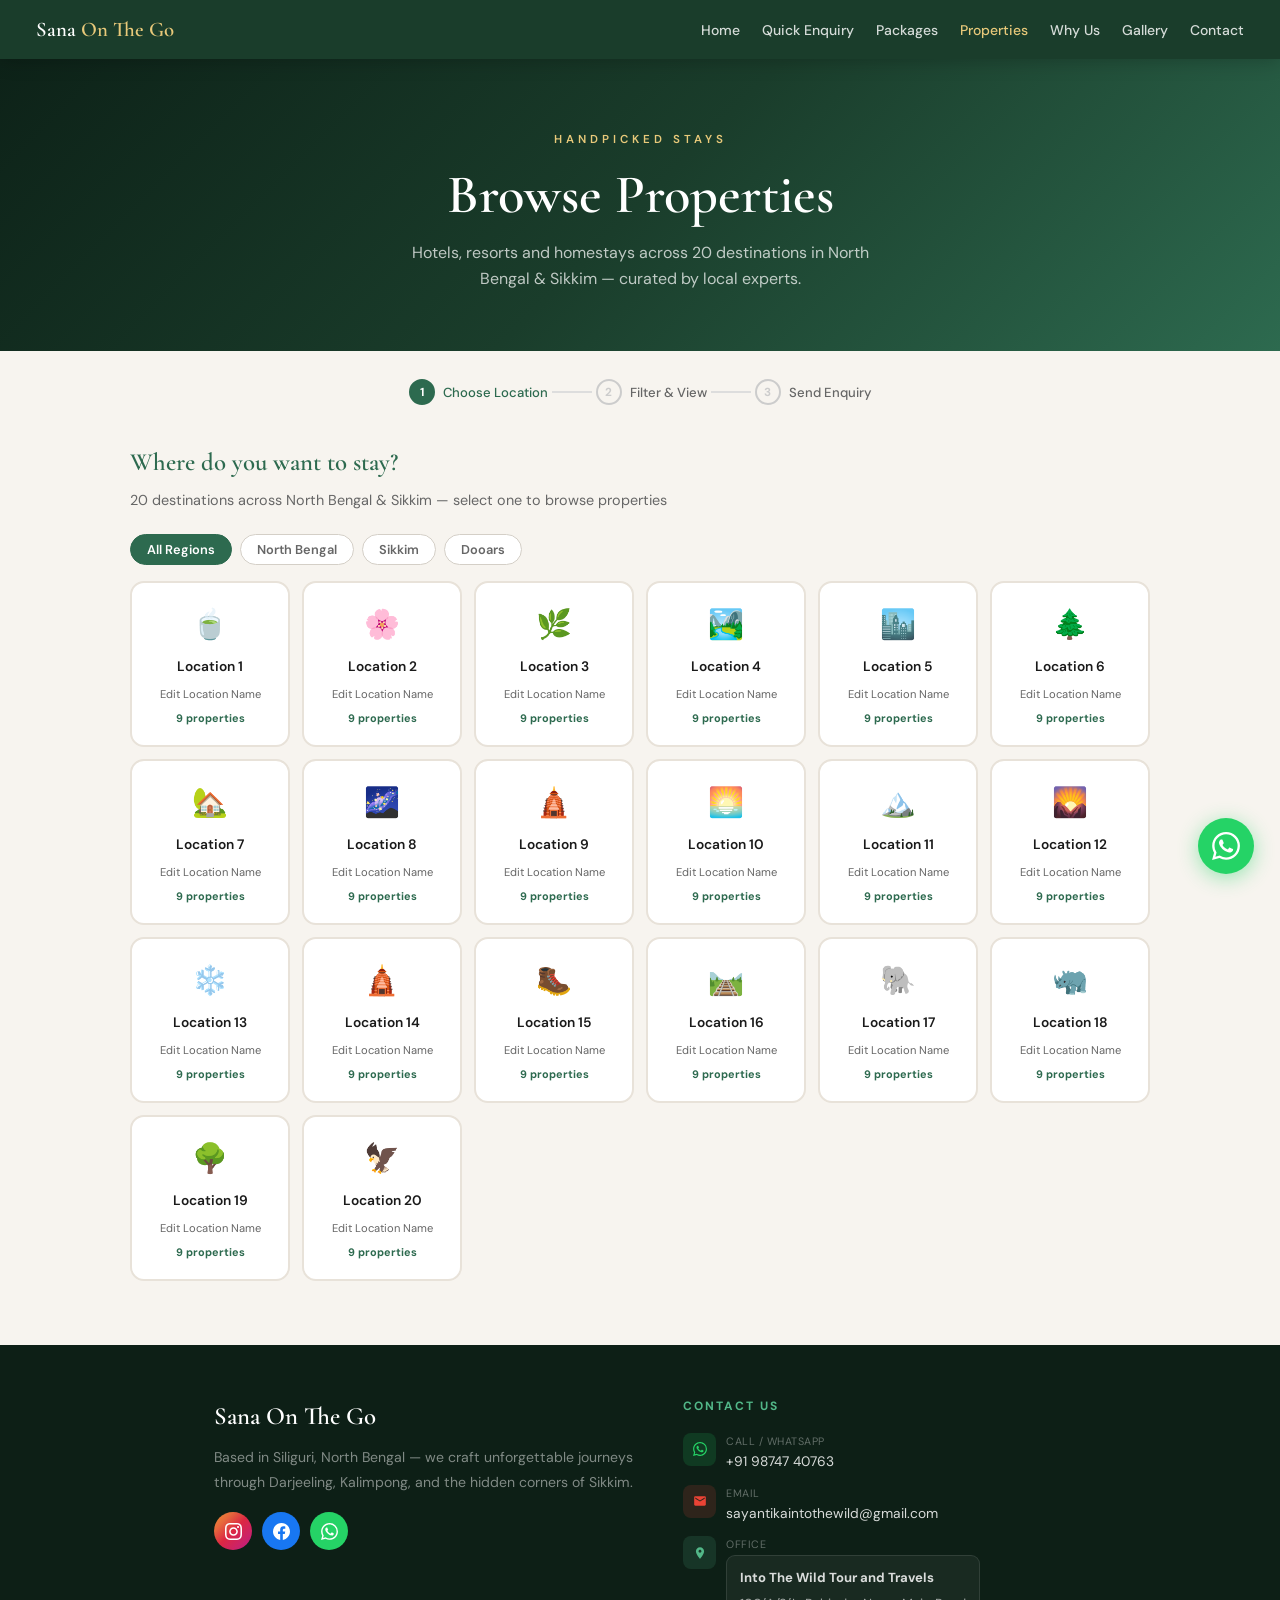
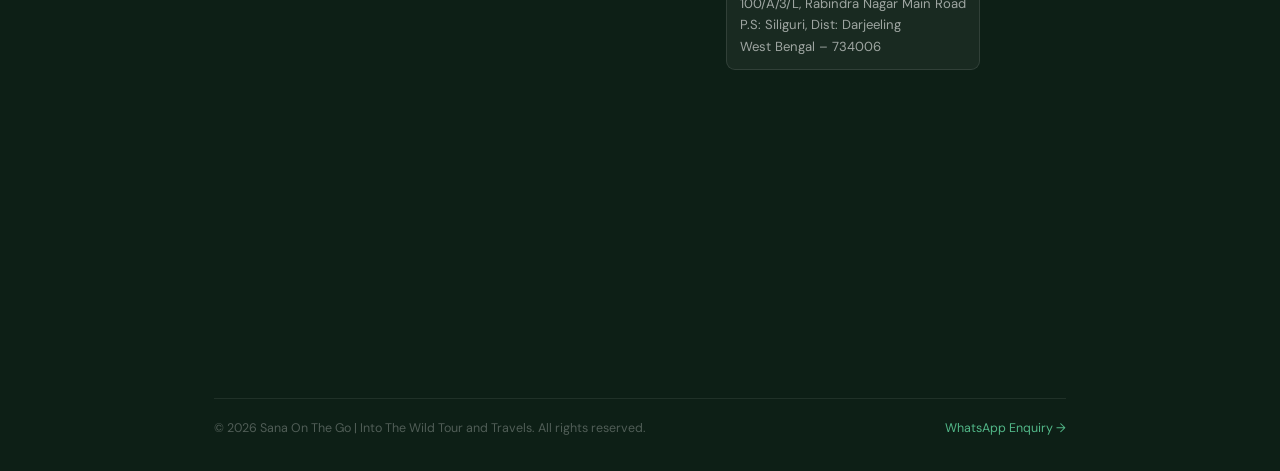
<file: properties.html>
<!DOCTYPE html>
<html lang="en">
<head>
  <meta charset="UTF-8">
  <meta name="viewport" content="width=device-width, initial-scale=1">
  <title>Properties – Sana On The Go | Hotels & Homestays North Bengal & Sikkim</title>
  <meta name="description" content="Browse handpicked hotels and homestays in Darjeeling, Sikkim, Kalimpong and across North Bengal. Book via WhatsApp with Sana On The Go.">
  <link rel="canonical" href="https://sanaonthego.github.io/properties.html">
  <link rel="icon" href="data:image/svg+xml,<svg xmlns='http://www.w3.org/2000/svg' viewBox='0 0 100 100'><text y='.9em' font-size='90'>🏔️</text></svg>">
  <link rel="preconnect" href="https://fonts.googleapis.com">
  <link href="https://fonts.googleapis.com/css2?family=Cormorant+Garamond:ital,wght@0,400;0,600;0,700;1,400&family=DM+Sans:wght@300;400;500;600&display=swap" rel="stylesheet">
  <style>
    *,*::before,*::after{box-sizing:border-box;margin:0;padding:0;}
    :root{
      --green:#2d6a4f;--green-lt:#52b788;--green-dk:#1a3d2b;--green-bg:#eaf5ee;
      --wa:#25D366;--wa-dk:#1aab55;
      --gold:#c9a84c;--gold-lt:#e8c97a;--gold-dk:#a07830;
      --bg:#f7f4ef;--text:#1a1a1a;--muted:#666;--radius:14px;
    }
    html{scroll-behavior:smooth;}
    body{font-family:'DM Sans',sans-serif;background:var(--bg);color:var(--text);line-height:1.6;overflow-x:hidden;}
    nav{position:sticky;top:0;z-index:200;display:flex;justify-content:space-between;align-items:center;padding:13px 36px;background:var(--green-dk);box-shadow:0 2px 18px rgba(0,0,0,.22);}
    .logo{font-family:'Cormorant Garamond',serif;font-size:1.3rem;font-weight:600;color:#fff;text-decoration:none;}
    .logo span{color:var(--gold-lt);}
    .nav-links{list-style:none;display:flex;gap:22px;align-items:center;}
    .nav-links a{color:rgba(255,255,255,.82);text-decoration:none;font-size:.875rem;font-weight:500;transition:color .2s;white-space:nowrap;}
    .nav-links a:hover,.nav-links a.active{color:var(--gold-lt);}
    .hamburger{display:none;flex-direction:column;gap:5px;background:none;border:none;cursor:pointer;padding:4px;}
    .hamburger span{display:block;width:24px;height:2px;background:#fff;border-radius:2px;}
    .mobile-menu{display:none;position:fixed;top:52px;left:0;right:0;background:rgba(13,31,22,.98);backdrop-filter:blur(12px);z-index:199;padding:16px 24px 28px;flex-direction:column;border-top:1px solid rgba(255,255,255,.08);}
    .mobile-menu.open{display:flex;}
    .mobile-menu a{color:rgba(255,255,255,.85);text-decoration:none;font-size:1rem;font-weight:500;padding:14px 0;border-bottom:1px solid rgba(255,255,255,.07);}
    .mobile-menu a:hover{color:var(--gold-lt);}
    .page-hero{background:linear-gradient(135deg,#0d2218,#1a3d2b 50%,#2d6a4f);color:#fff;text-align:center;padding:72px 24px 60px;position:relative;overflow:hidden;}
    .page-hero>*{position:relative;z-index:1;}
    .page-hero .eyebrow{font-size:.72rem;letter-spacing:4px;text-transform:uppercase;color:var(--gold-lt);margin-bottom:14px;font-weight:600;}
    .page-hero h1{font-family:'Cormorant Garamond',serif;font-size:clamp(2.2rem,5vw,3.4rem);font-weight:600;margin-bottom:14px;line-height:1.15;}
    .page-hero p{font-size:1rem;color:rgba(255,255,255,.72);max-width:500px;margin:0 auto;}
    .steps{display:flex;align-items:center;justify-content:center;gap:0;padding:28px 24px 0;flex-wrap:wrap;}
    .step{display:flex;align-items:center;gap:8px;font-size:.82rem;color:var(--muted);font-weight:500;}
    .step .num{width:26px;height:26px;border-radius:50%;border:2px solid #ccc;display:flex;align-items:center;justify-content:center;font-size:.73rem;font-weight:700;color:#ccc;transition:all .3s;}
    .step.active .num{background:var(--green);border-color:var(--green);color:#fff;}
    .step.active{color:var(--green);}
    .step.done .num{background:var(--green-lt);border-color:var(--green-lt);color:#fff;}
    .step-line{width:40px;height:2px;background:#ddd;margin:0 4px;}
    .step-line.done{background:var(--green-lt);}
    .container{max-width:1060px;margin:0 auto;padding:0 20px;}
    #step1{padding:38px 0 64px;}
    .sec-title{font-family:'Cormorant Garamond',serif;font-size:1.55rem;font-weight:600;color:var(--green);margin-bottom:6px;}
    .sec-sub{color:var(--muted);font-size:.9rem;margin-bottom:22px;}
    .region-tabs{display:flex;gap:8px;flex-wrap:wrap;margin-bottom:16px;}
    .region-tab{padding:6px 16px;border-radius:50px;border:1.5px solid #d4cfc7;background:#fff;font-family:'DM Sans',sans-serif;font-size:.8rem;font-weight:600;color:var(--muted);cursor:pointer;transition:all .2s;}
    .region-tab:hover{border-color:var(--green);color:var(--green);}
    .region-tab.active{background:var(--green);border-color:var(--green);color:#fff;}
    .loc-grid{display:grid;grid-template-columns:repeat(auto-fill,minmax(148px,1fr));gap:12px;}
    .loc-card{background:#fff;border:2px solid #e8e2d9;border-radius:var(--radius);padding:18px 12px;text-align:center;cursor:pointer;transition:all .22s;user-select:none;}
    .loc-card:hover{border-color:var(--green);transform:translateY(-3px);box-shadow:0 8px 24px rgba(45,106,79,.14);}
    .loc-card.selected{border-color:var(--green);background:var(--green-bg);}
    .loc-card .loc-icon{font-size:1.8rem;margin-bottom:8px;display:block;}
    .loc-card .loc-name{font-weight:600;font-size:.86rem;color:var(--text);display:block;margin-bottom:3px;}
    .loc-card .loc-region{font-size:.7rem;color:var(--muted);}
    .loc-card .loc-count{font-size:.68rem;color:var(--green);font-weight:700;margin-top:4px;display:block;}
    .loc-card.hidden{display:none;}
    #step2{display:none;padding:36px 0 64px;}
    .back-btn{display:inline-flex;align-items:center;gap:6px;color:var(--green);font-weight:600;font-size:.88rem;cursor:pointer;margin-bottom:22px;background:none;border:none;font-family:'DM Sans',sans-serif;}
    .back-btn:hover{text-decoration:underline;}
    .filter-bar{display:flex;align-items:center;gap:10px;flex-wrap:wrap;background:#fff;border:1px solid #e8e2d9;border-radius:var(--radius);padding:14px 18px;margin-bottom:24px;}
    .filter-label{font-size:.72rem;font-weight:700;color:var(--green);letter-spacing:.5px;text-transform:uppercase;flex-shrink:0;}
    .filter-divider{width:1px;height:20px;background:#e0dbd2;flex-shrink:0;}
    .filter-group{display:flex;gap:7px;flex-wrap:wrap;align-items:center;}
    .filter-chip{display:inline-flex;align-items:center;gap:5px;padding:5px 13px;border-radius:50px;font-size:.79rem;font-weight:600;border:1.5px solid #d4cfc7;color:var(--muted);background:#fff;cursor:pointer;transition:all .18s;user-select:none;}
    .filter-chip:hover{border-color:var(--green);color:var(--green);}
    .filter-chip.active{background:var(--green);border-color:var(--green);color:#fff;}
    .filter-chip.price-active{background:var(--gold-dk);border-color:var(--gold-dk);color:#fff;}
    .filter-reset{margin-left:auto;font-size:.78rem;color:var(--muted);cursor:pointer;text-decoration:underline;background:none;border:none;font-family:'DM Sans',sans-serif;}
    .filter-reset:hover{color:var(--green);}
    .filter-results-count{font-size:.82rem;color:var(--muted);padding:4px 0 0;width:100%;}
    .prop-grid{display:grid;grid-template-columns:repeat(auto-fill,minmax(280px,1fr));gap:22px;}
    .prop-card{background:#fff;border-radius:var(--radius);border:1px solid #e8e2d9;overflow:hidden;box-shadow:0 2px 10px rgba(0,0,0,.06);transition:transform .2s,box-shadow .2s;}
    .prop-card:hover{transform:translateY(-5px);box-shadow:0 12px 32px rgba(0,0,0,.13);}
    .prop-imgs{position:relative;height:168px;overflow:hidden;}
    .prop-imgs-grid{display:grid;grid-template-columns:1fr 1fr;height:100%;gap:2px;}
    .prop-imgs img{width:100%;height:100%;object-fit:cover;display:block;transition:transform .35s;}
    .prop-card:hover .prop-imgs img{transform:scale(1.05);}
    .prop-img-ph{background:linear-gradient(135deg,#1a3d2b,#2d6a4f);display:flex;align-items:center;justify-content:center;flex-direction:column;gap:4px;height:100%;}
    .prop-img-ph span{color:rgba(255,255,255,.4);font-size:.67rem;text-align:center;padding:0 6px;}
    .prop-img-ph .ph-i{font-size:1.5rem;opacity:.55;}
    .prop-type-badge{position:absolute;top:10px;left:10px;background:rgba(26,61,43,.88);color:#fff;font-size:.67rem;font-weight:700;letter-spacing:1px;text-transform:uppercase;padding:3px 9px;border-radius:20px;z-index:1;}
    .prop-body{padding:17px;}
    .prop-name{font-family:'Cormorant Garamond',serif;font-size:1.1rem;font-weight:600;color:var(--text);margin-bottom:4px;}
    .prop-loc{font-size:.76rem;color:var(--muted);margin-bottom:8px;display:flex;align-items:center;gap:4px;}
    .prop-loc svg{width:12px;height:12px;fill:var(--green-lt);}
    .prop-desc{font-size:.82rem;color:var(--muted);margin-bottom:10px;line-height:1.55;}
    .prop-amenities{display:flex;flex-wrap:wrap;gap:5px;margin-bottom:11px;}
    .amenity{font-size:.68rem;background:#f0f0ea;color:#555;padding:3px 8px;border-radius:20px;}
    .prop-price{font-size:.95rem;font-weight:700;color:var(--gold-dk);margin-bottom:13px;}
    .prop-price span{font-size:.74rem;font-weight:400;color:var(--muted);}
    .btn-book{display:block;width:100%;background:var(--green);color:#fff;border:none;padding:11px;border-radius:9px;font-family:'DM Sans',sans-serif;font-weight:600;font-size:.9rem;cursor:pointer;transition:background .2s;}
    .btn-book:hover{background:var(--green-dk);}
    .no-results{grid-column:1/-1;text-align:center;padding:56px 24px;color:var(--muted);}
    .no-results .nr-icon{font-size:2.5rem;margin-bottom:12px;display:block;}
    .modal-overlay{display:none;position:fixed;inset:0;background:rgba(0,0,0,.58);z-index:500;align-items:center;justify-content:center;padding:20px;backdrop-filter:blur(5px);overflow-y:auto;}
    .modal-overlay.open{display:flex;}
    .modal{background:#fff;border-radius:18px;max-width:480px;width:100%;margin:auto;box-shadow:0 24px 80px rgba(0,0,0,.3);overflow:hidden;}
    .modal-header{background:var(--green-dk);color:#fff;padding:22px 24px 18px;position:relative;}
    .modal-header h3{font-family:'Cormorant Garamond',serif;font-size:1.3rem;margin-bottom:3px;font-weight:600;}
    .modal-header p{font-size:.82rem;color:rgba(255,255,255,.7);}
    .modal-close{position:absolute;top:16px;right:18px;background:rgba(255,255,255,.15);border:none;color:#fff;font-size:1.1rem;width:30px;height:30px;border-radius:50%;cursor:pointer;display:flex;align-items:center;justify-content:center;}
    .modal-close:hover{background:rgba(255,255,255,.28);}
    .modal-prop-preview{display:grid;grid-template-columns:90px 1fr;gap:14px;align-items:center;background:#f7f4ef;padding:14px 20px;border-bottom:1px solid #e8e2d9;}
    .modal-prop-preview img{width:90px;height:62px;object-fit:cover;border-radius:8px;}
    .modal-prop-preview .ph{width:90px;height:62px;background:linear-gradient(135deg,#1a3d2b,#2d6a4f);border-radius:8px;display:flex;align-items:center;justify-content:center;font-size:1.4rem;}
    .modal-prop-preview .mpname{font-weight:600;font-size:.95rem;}
    .modal-prop-preview .mpprice{font-size:.85rem;color:var(--gold-dk);font-weight:600;}
    .modal-prop-preview .mploc{font-size:.76rem;color:var(--muted);}
    .modal-body{padding:20px 24px 24px;}
    .mform-row{display:grid;grid-template-columns:1fr 1fr;gap:12px;margin-bottom:12px;}
    .mform-group{display:flex;flex-direction:column;gap:5px;}
    .mform-group.full{grid-column:1/-1;}
    .mform-group label{font-size:.7rem;font-weight:600;color:var(--green);letter-spacing:.5px;text-transform:uppercase;}
    .mform-group input,.mform-group select,.mform-group textarea{padding:10px 13px;border:1.5px solid #d4cfc7;border-radius:8px;font-family:'DM Sans',sans-serif;font-size:.9rem;color:var(--text);background:var(--bg);transition:border-color .2s;width:100%;}
    .mform-group input:focus,.mform-group select:focus,.mform-group textarea:focus{outline:none;border-color:var(--green);}
    .mform-group input.error{border-color:#e53e3e;}
    .mform-group textarea{resize:vertical;min-height:60px;}
    .field-error{font-size:.72rem;color:#e53e3e;margin-top:2px;display:none;}
    .field-error.show{display:block;}
    .btn-wa-modal{display:flex;align-items:center;justify-content:center;gap:10px;width:100%;background:var(--wa);color:#fff;border:none;padding:14px;border-radius:10px;font-family:'DM Sans',sans-serif;font-weight:700;font-size:.98rem;cursor:pointer;margin-top:16px;transition:background .2s,transform .2s;box-shadow:0 4px 16px rgba(37,211,102,.32);}
    .btn-wa-modal:hover{background:var(--wa-dk);transform:translateY(-1px);}
    .btn-wa-modal svg{width:19px;height:19px;fill:#fff;flex-shrink:0;}
    .modal-note{font-size:.74rem;color:var(--muted);text-align:center;margin-top:10px;}
    footer{background:#0d1f16;color:rgba(255,255,255,.84);}
    .footer-inner{max-width:900px;margin:0 auto;padding:52px 24px 32px;}
    .footer-top{display:grid;grid-template-columns:1.1fr 1fr;gap:48px;margin-bottom:40px;}
    .footer-brand h2{font-family:'Cormorant Garamond',serif;font-size:1.55rem;color:#fff;margin-bottom:8px;font-weight:600;}
    .footer-brand p{font-size:.88rem;color:rgba(255,255,255,.48);line-height:1.75;margin-bottom:18px;}
    .footer-social{display:flex;gap:10px;}
    .f-soc{width:38px;height:38px;border-radius:50%;display:flex;align-items:center;justify-content:center;text-decoration:none;transition:transform .2s;}
    .f-soc:hover{transform:translateY(-3px);}
    .f-soc.insta{background:linear-gradient(135deg,#f09433,#e6683c,#dc2743,#cc2366,#bc1888);}
    .f-soc.fb{background:#1877f2;}.f-soc.wa{background:var(--wa);}
    .f-soc svg{width:17px;height:17px;fill:#fff;}
    .footer-contact h3{font-size:.75rem;font-weight:700;letter-spacing:2px;text-transform:uppercase;color:var(--green-lt);margin-bottom:16px;}
    .contact-row{display:flex;align-items:flex-start;gap:10px;margin-bottom:12px;}
    .ci{width:33px;height:33px;border-radius:8px;display:flex;align-items:center;justify-content:center;flex-shrink:0;}
    .ci svg{width:14px;height:14px;}
    .ci.phone{background:rgba(37,211,102,.15);}.ci.phone svg{fill:var(--wa);}
    .ci.email{background:rgba(234,67,53,.15);}.ci.email svg{fill:#ea4335;}
    .ci.map{background:rgba(82,183,136,.15);}.ci.map svg{fill:var(--green-lt);}
    .ct{font-size:.86rem;color:rgba(255,255,255,.68);line-height:1.55;}
    .ct a{color:rgba(255,255,255,.84);text-decoration:none;}
    .ct a:hover{color:var(--green-lt);}
    .ct .cl{font-size:.67rem;color:rgba(255,255,255,.35);display:block;margin-bottom:2px;text-transform:uppercase;letter-spacing:.5px;}
    .office-box{background:rgba(255,255,255,.05);border:1px solid rgba(255,255,255,.1);border-radius:9px;padding:11px 13px;font-size:.82rem;color:rgba(255,255,255,.58);line-height:1.65;}
    .office-box strong{display:block;color:rgba(255,255,255,.84);margin-bottom:4px;}
    .map-wrap{border-radius:14px;overflow:hidden;margin-bottom:36px;}
    .map-wrap iframe{width:100%;height:240px;border:0;display:block;}
    .footer-bottom{border-top:1px solid rgba(255,255,255,.08);padding-top:20px;display:flex;justify-content:space-between;align-items:center;font-size:.78rem;color:rgba(255,255,255,.28);flex-wrap:wrap;gap:10px;}
    .footer-bottom a{color:var(--green-lt);text-decoration:none;}
    .wa-float{position:fixed;bottom:26px;right:26px;z-index:300;background:var(--wa);width:56px;height:56px;border-radius:50%;display:flex;align-items:center;justify-content:center;box-shadow:0 4px 20px rgba(37,211,102,.45);text-decoration:none;transition:transform .2s;}
    .wa-float:hover{transform:scale(1.1);}
    .wa-float svg{width:28px;height:28px;fill:#fff;}
    .scroll-top{position:fixed;bottom:94px;right:28px;z-index:299;background:var(--green);color:#fff;width:40px;height:40px;border-radius:50%;display:flex;align-items:center;justify-content:center;cursor:pointer;box-shadow:0 3px 12px rgba(0,0,0,.18);opacity:0;transition:opacity .3s;border:none;font-size:1.1rem;}
    .scroll-top.visible{opacity:1;}
    @media(max-width:768px){
      nav{padding:12px 18px;}.nav-links{display:none;}.hamburger{display:flex;}
      .loc-grid{grid-template-columns:repeat(auto-fill,minmax(130px,1fr));}
      .prop-grid{grid-template-columns:1fr;}
      .mform-row{grid-template-columns:1fr;}
      .footer-top{grid-template-columns:1fr;gap:32px;}
      .filter-bar{flex-direction:column;align-items:flex-start;}
      .filter-reset{margin-left:0;}
    }
  </style>
</head>
<body>
<nav>
  <a class="logo" href="index.html">Sana <span>On The Go</span></a>
  <ul class="nav-links">
    <li><a href="index.html">Home</a></li>
    <li><a href="index.html#booking">Quick Enquiry</a></li>
    <li><a href="packages.html">Packages</a></li>
    <li><a href="properties.html" class="active">Properties</a></li>
    <li><a href="index.html#why-us">Why Us</a></li>
    <li><a href="index.html#gallery">Gallery</a></li>
    <li><a href="index.html#contact">Contact</a></li>
  </ul>
  <button class="hamburger" id="hamburger" aria-label="Toggle menu"><span></span><span></span><span></span></button>
</nav>
<div class="mobile-menu" id="mobileMenu">
  <a href="index.html" onclick="closeMenu()">Home</a>
  <a href="index.html#booking" onclick="closeMenu()">Quick Enquiry</a>
  <a href="packages.html" onclick="closeMenu()">Packages</a>
  <a href="properties.html" onclick="closeMenu()">Properties</a>
  <a href="index.html#why-us" onclick="closeMenu()">Why Us</a>
  <a href="index.html#gallery" onclick="closeMenu()">Gallery</a>
  <a href="index.html#contact" onclick="closeMenu()">Contact</a>
</div>

<div class="page-hero">
  <p class="eyebrow">Handpicked Stays</p>
  <h1>Browse Properties</h1>
  <p>Hotels, resorts and homestays across 20 destinations in North Bengal &amp; Sikkim — curated by local experts.</p>
</div>

<div class="steps" id="stepIndicator">
  <div class="step active" id="s1ind"><span class="num">1</span> Choose Location</div>
  <div class="step-line" id="sl1"></div>
  <div class="step" id="s2ind"><span class="num">2</span> Filter &amp; View</div>
  <div class="step-line" id="sl2"></div>
  <div class="step" id="s3ind"><span class="num">3</span> Send Enquiry</div>
</div>

<section id="step1">
  <div class="container">
    <h2 class="sec-title">Where do you want to stay?</h2>
    <p class="sec-sub">20 destinations across North Bengal &amp; Sikkim — select one to browse properties</p>
    <div class="region-tabs" id="regionTabs">
      <button class="region-tab active" data-region="all" onclick="filterRegion('all')">All Regions</button>
      <button class="region-tab" data-region="nb" onclick="filterRegion('nb')">North Bengal</button>
      <button class="region-tab" data-region="sikkim" onclick="filterRegion('sikkim')">Sikkim</button>
      <button class="region-tab" data-region="dooars" onclick="filterRegion('dooars')">Dooars</button>
    </div>
    <div class="loc-grid" id="locGrid"></div>
  </div>
</section>

<section id="step2">
  <div class="container">
    <button class="back-btn" onclick="goBack()">&#8592; Back to Locations</button>
    <h2 class="sec-title" id="propHeading">Properties</h2>
    <p class="sec-sub" id="propSub"></p>
    <div class="filter-bar" id="filterBar">
      <span class="filter-label">Filter</span>
      <div class="filter-divider"></div>
      <div class="filter-group" id="typeFilters"></div>
      <div class="filter-divider"></div>
      <div class="filter-group" id="priceFilters">
        <button class="filter-chip" data-price="budget" onclick="togglePriceFilter('budget')">&#x1F4B0; Budget (&lt;&#8377;1,500)</button>
        <button class="filter-chip" data-price="mid" onclick="togglePriceFilter('mid')">&#x1F3F7;&#xFE0F; Mid (&#8377;1,500&#8211;3,000)</button>
        <button class="filter-chip" data-price="luxury" onclick="togglePriceFilter('luxury')">&#x2728; Luxury (&gt;&#8377;3,000)</button>
      </div>
      <button class="filter-reset" onclick="resetFilters()">Reset filters</button>
      <div class="filter-results-count" id="filterCount"></div>
    </div>
    <div class="prop-grid" id="propGrid"></div>
  </div>
</section>
<div class="modal-overlay" id="bookModal">
  <div class="modal">
    <div class="modal-header">
      <button class="modal-close" onclick="closeModal()">&#10005;</button>
      <h3 id="modalTitle">Book Your Stay</h3>
      <p id="modalSub">Fill details &mdash; we'll confirm via WhatsApp</p>
    </div>
    <div class="modal-prop-preview" id="modalPreview"></div>
    <div class="modal-body">
      <div class="mform-row">
        <div class="mform-group"><label>Check-in Date</label><input type="date" id="mCheckin" oninput="validateDates()"><span class="field-error" id="checkinErr">Please select a check-in date.</span></div>
        <div class="mform-group"><label>Check-out Date</label><input type="date" id="mCheckout" oninput="validateDates()"><span class="field-error" id="checkoutErr">Check-out must be after check-in.</span></div>
      </div>
      <div class="mform-row">
        <div class="mform-group"><label>No. of Rooms</label>
          <select id="mRooms"><option value="">Select</option><option>1</option><option>2</option><option>3</option><option>4</option><option>5</option><option>6+</option></select>
        </div>
        <div class="mform-group"><label>No. of Persons</label>
          <select id="mPersons"><option value="">Select</option><option>1</option><option>2</option><option>3</option><option>4</option><option>5</option><option>6</option><option>7</option><option>8</option><option>9</option><option>10+</option></select>
        </div>
      </div>
      <div class="mform-row">
        <div class="mform-group full"><label>Your Name</label><input type="text" id="mName" placeholder="Full name"><span class="field-error" id="nameErr">Please enter your name.</span></div>
      </div>
      <div class="mform-row">
        <div class="mform-group full"><label>Special Requests (optional)</label><textarea id="mNote" placeholder="Any dietary needs, extra beds, special occasions..."></textarea></div>
      </div>
      <button class="btn-wa-modal" onclick="sendPropertyWA()">
        <svg viewBox="0 0 24 24" fill="currentColor"><path d="M17.472 14.382c-.297-.149-1.758-.867-2.03-.967-.273-.099-.471-.148-.67.15-.197.297-.767.966-.94 1.164-.173.199-.347.223-.644.075-.297-.15-1.255-.463-2.39-1.475-.883-.788-1.48-1.761-1.653-2.059-.173-.297-.018-.458.13-.606.134-.133.298-.347.446-.52.149-.174.198-.298.298-.497.099-.198.05-.371-.025-.52-.075-.149-.669-1.612-.916-2.207-.242-.579-.487-.5-.669-.51-.173-.008-.371-.01-.57-.01-.198 0-.52.074-.792.372-.272.297-1.04 1.016-1.04 2.479 0 1.462 1.065 2.875 1.213 3.074.149.198 2.096 3.2 5.077 4.487.709.306 1.262.489 1.694.625.712.227 1.36.195 1.871.118.571-.085 1.758-.719 2.006-1.413.248-.694.248-1.289.173-1.413-.074-.124-.272-.198-.57-.347m-5.421 7.403h-.004a9.87 9.87 0 01-5.031-1.378l-.361-.214-3.741.982.998-3.648-.235-.374a9.86 9.86 0 01-1.51-5.26c.001-5.45 4.436-9.884 9.888-9.884 2.64 0 5.122 1.03 6.988 2.898a9.825 9.825 0 012.893 6.994c-.003 5.45-4.437 9.884-9.885 9.884m8.413-18.297A11.815 11.815 0 0012.05 0C5.495 0 .16 5.335.157 11.892c0 2.096.547 4.142 1.588 5.945L.057 24l6.305-1.654a11.882 11.882 0 005.683 1.448h.005c6.554 0 11.89-5.335 11.893-11.893a11.821 11.821 0 00-3.48-8.413z"/></svg>
        Send Booking Enquiry via WhatsApp
      </button>
      <p class="modal-note">We typically reply within 2&ndash;4 hours. No payment required at this stage.</p>
    </div>
  </div>
</div>
<footer id="contact">
  <div class="footer-inner">
    <div class="footer-top">
      <div class="footer-brand">
        <h2>Sana On The Go</h2>
        <p>Based in Siliguri, North Bengal &mdash; we craft unforgettable journeys through Darjeeling, Kalimpong, and the hidden corners of Sikkim.</p>
        <div class="footer-social">
          <a class="f-soc insta" href="https://www.instagram.com/sana.onthe.go?igsh=MTRuaWVmOWJ5d2ZpMg==" target="_blank" rel="noopener" title="Instagram"><svg viewBox="0 0 24 24" fill="currentColor"><path d="M12 2.163c3.204 0 3.584.012 4.85.07 3.252.148 4.771 1.691 4.919 4.919.058 1.265.069 1.645.069 4.849 0 3.205-.012 3.584-.069 4.849-.149 3.225-1.664 4.771-4.919 4.919-1.266.058-1.644.07-4.85.07-3.204 0-3.584-.012-4.849-.07-3.26-.149-4.771-1.699-4.919-4.92-.058-1.265-.07-1.644-.07-4.849 0-3.204.013-3.583.07-4.849.149-3.227 1.664-4.771 4.919-4.919 1.266-.057 1.645-.069 4.849-.069zm0-2.163c-3.259 0-3.667.014-4.947.072-4.358.2-6.78 2.618-6.98 6.98-.059 1.281-.073 1.689-.073 4.948 0 3.259.014 3.668.072 4.948.2 4.358 2.618 6.78 6.98 6.98 1.281.058 1.689.072 4.948.072 3.259 0 3.668-.014 4.948-.072 4.354-.2 6.782-2.618 6.979-6.98.059-1.28.073-1.689.073-4.948 0-3.259-.014-3.667-.072-4.947-.196-4.354-2.617-6.78-6.979-6.98-1.281-.059-1.69-.073-4.949-.073zm0 5.838c-3.403 0-6.162 2.759-6.162 6.162s2.759 6.163 6.162 6.163 6.162-2.759 6.162-6.163c0-3.403-2.759-6.162-6.162-6.162zm0 10.162c-2.209 0-4-1.79-4-4 0-2.209 1.791-4 4-4s4 1.791 4 4c0 2.21-1.791 4-4 4zm6.406-11.845c-.796 0-1.441.645-1.441 1.44s.645 1.44 1.441 1.44c.795 0 1.439-.645 1.439-1.44s-.644-1.44-1.439-1.44z"/></svg></a>
          <a class="f-soc fb" href="https://www.facebook.com/share/1CQNotCTJ3/" target="_blank" rel="noopener" title="Facebook"><svg viewBox="0 0 24 24" fill="currentColor"><path d="M24 12.073c0-6.627-5.373-12-12-12s-12 5.373-12 12c0 5.99 4.388 10.954 10.125 11.854v-8.385H7.078v-3.47h3.047V9.43c0-3.007 1.792-4.669 4.533-4.669 1.312 0 2.686.235 2.686.235v2.953H15.83c-1.491 0-1.956.925-1.956 1.874v2.25h3.328l-.532 3.47h-2.796v8.385C19.612 23.027 24 18.062 24 12.073z"/></svg></a>
          <a class="f-soc wa" href="https://wa.me/919874740763" target="_blank" rel="noopener" title="WhatsApp"><svg viewBox="0 0 24 24" fill="currentColor"><path d="M17.472 14.382c-.297-.149-1.758-.867-2.03-.967-.273-.099-.471-.148-.67.15-.197.297-.767.966-.94 1.164-.173.199-.347.223-.644.075-.297-.15-1.255-.463-2.39-1.475-.883-.788-1.48-1.761-1.653-2.059-.173-.297-.018-.458.13-.606.134-.133.298-.347.446-.52.149-.174.198-.298.298-.497.099-.198.05-.371-.025-.52-.075-.149-.669-1.612-.916-2.207-.242-.579-.487-.5-.669-.51-.173-.008-.371-.01-.57-.01-.198 0-.52.074-.792.372-.272.297-1.04 1.016-1.04 2.479 0 1.462 1.065 2.875 1.213 3.074.149.198 2.096 3.2 5.077 4.487.709.306 1.262.489 1.694.625.712.227 1.36.195 1.871.118.571-.085 1.758-.719 2.006-1.413.248-.694.248-1.289.173-1.413-.074-.124-.272-.198-.57-.347m-5.421 7.403h-.004a9.87 9.87 0 01-5.031-1.378l-.361-.214-3.741.982.998-3.648-.235-.374a9.86 9.86 0 01-1.51-5.26c.001-5.45 4.436-9.884 9.888-9.884 2.64 0 5.122 1.03 6.988 2.898a9.825 9.825 0 012.893 6.994c-.003 5.45-4.437 9.884-9.885 9.884m8.413-18.297A11.815 11.815 0 0012.05 0C5.495 0 .16 5.335.157 11.892c0 2.096.547 4.142 1.588 5.945L.057 24l6.305-1.654a11.882 11.882 0 005.683 1.448h.005c6.554 0 11.89-5.335 11.893-11.893a11.821 11.821 0 00-3.48-8.413z"/></svg></a>
        </div>
      </div>
      <div class="footer-contact">
        <h3>Contact Us</h3>
        <div class="contact-row"><div class="ci phone"><svg viewBox="0 0 24 24" fill="currentColor"><path d="M17.472 14.382c-.297-.149-1.758-.867-2.03-.967-.273-.099-.471-.148-.67.15-.197.297-.767.966-.94 1.164-.173.199-.347.223-.644.075-.297-.15-1.255-.463-2.39-1.475-.883-.788-1.48-1.761-1.653-2.059-.173-.297-.018-.458.13-.606.134-.133.298-.347.446-.52.149-.174.198-.298.298-.497.099-.198.05-.371-.025-.52-.075-.149-.669-1.612-.916-2.207-.242-.579-.487-.5-.669-.51-.173-.008-.371-.01-.57-.01-.198 0-.52.074-.792.372-.272.297-1.04 1.016-1.04 2.479 0 1.462 1.065 2.875 1.213 3.074.149.198 2.096 3.2 5.077 4.487.709.306 1.262.489 1.694.625.712.227 1.36.195 1.871.118.571-.085 1.758-.719 2.006-1.413.248-.694.248-1.289.173-1.413-.074-.124-.272-.198-.57-.347m-5.421 7.403h-.004a9.87 9.87 0 01-5.031-1.378l-.361-.214-3.741.982.998-3.648-.235-.374a9.86 9.86 0 01-1.51-5.26c.001-5.45 4.436-9.884 9.888-9.884 2.64 0 5.122 1.03 6.988 2.898a9.825 9.825 0 012.893 6.994c-.003 5.45-4.437 9.884-9.885 9.884m8.413-18.297A11.815 11.815 0 0012.05 0C5.495 0 .16 5.335.157 11.892c0 2.096.547 4.142 1.588 5.945L.057 24l6.305-1.654a11.882 11.882 0 005.683 1.448h.005c6.554 0 11.89-5.335 11.893-11.893a11.821 11.821 0 00-3.48-8.413z"/></svg></div><div class="ct"><span class="cl">Call / WhatsApp</span><a href="tel:+919874740763">+91 98747 40763</a></div></div>
        <div class="contact-row"><div class="ci email"><svg viewBox="0 0 24 24" fill="currentColor"><path d="M20 4H4c-1.1 0-2 .9-2 2v12c0 1.1.9 2 2 2h16c1.1 0 2-.9 2-2V6c0-1.1-.9-2-2-2zm0 4l-8 5-8-5V6l8 5 8-5v2z"/></svg></div><div class="ct"><span class="cl">Email</span><a href="mailto:sayantikaintothewild@gmail.com">sayantikaintothewild@gmail.com</a></div></div>
        <div class="contact-row"><div class="ci map"><svg viewBox="0 0 24 24" fill="currentColor"><path d="M12 2C8.13 2 5 5.13 5 9c0 5.25 7 13 7 13s7-7.75 7-13c0-3.87-3.13-7-7-7zm0 9.5c-1.38 0-2.5-1.12-2.5-2.5s1.12-2.5 2.5-2.5 2.5 1.12 2.5 2.5-1.12 2.5-2.5 2.5z"/></svg></div><div class="ct"><span class="cl">Office</span><div class="office-box"><strong>Into The Wild Tour and Travels</strong>100/A/3/L, Rabindra Nagar Main Road<br>P.S: Siliguri, Dist: Darjeeling<br>West Bengal &ndash; 734006</div></div></div>
      </div>
    </div>
    <div class="map-wrap"><iframe src="https://www.google.com/maps?q=Siliguri+West+Bengal+India&output=embed" loading="lazy" allowfullscreen title="Office location"></iframe></div>
    <div class="footer-bottom">
      <span>&copy; 2026 Sana On The Go | Into The Wild Tour and Travels. All rights reserved.</span>
      <a href="https://wa.me/919874740763?text=Hi%20I%20am%20interested%20in%20your%20properties">WhatsApp Enquiry &rarr;</a>
    </div>
  </div>
</footer>
<a class="wa-float" href="https://wa.me/919874740763?text=Hi%20I%20am%20interested%20in%20your%20properties" aria-label="Chat on WhatsApp"><svg viewBox="0 0 24 24" fill="currentColor"><path d="M17.472 14.382c-.297-.149-1.758-.867-2.03-.967-.273-.099-.471-.148-.67.15-.197.297-.767.966-.94 1.164-.173.199-.347.223-.644.075-.297-.15-1.255-.463-2.39-1.475-.883-.788-1.48-1.761-1.653-2.059-.173-.297-.018-.458.13-.606.134-.133.298-.347.446-.52.149-.174.198-.298.298-.497.099-.198.05-.371-.025-.52-.075-.149-.669-1.612-.916-2.207-.242-.579-.487-.5-.669-.51-.173-.008-.371-.01-.57-.01-.198 0-.52.074-.792.372-.272.297-1.04 1.016-1.04 2.479 0 1.462 1.065 2.875 1.213 3.074.149.198 2.096 3.2 5.077 4.487.709.306 1.262.489 1.694.625.712.227 1.36.195 1.871.118.571-.085 1.758-.719 2.006-1.413.248-.694.248-1.289.173-1.413-.074-.124-.272-.198-.57-.347m-5.421 7.403h-.004a9.87 9.87 0 01-5.031-1.378l-.361-.214-3.741.982.998-3.648-.235-.374a9.86 9.86 0 01-1.51-5.26c.001-5.45 4.436-9.884 9.888-9.884 2.64 0 5.122 1.03 6.988 2.898a9.825 9.825 0 012.893 6.994c-.003 5.45-4.437 9.884-9.885 9.884m8.413-18.297A11.815 11.815 0 0012.05 0C5.495 0 .16 5.335.157 11.892c0 2.096.547 4.142 1.588 5.945L.057 24l6.305-1.654a11.882 11.882 0 005.683 1.448h.005c6.554 0 11.89-5.335 11.893-11.893a11.821 11.821 0 00-3.48-8.413z"/></svg></a>
<button class="scroll-top" id="scrollTop" onclick="window.scrollTo({top:0,behavior:'smooth'})">&#8593;</button>
<script>
/* ══════════════════════════════════════════════════════════════════
   LOCATIONS DATA — 20 destinations
   ══════════════════════════════════════════════════════════════════
   HOW TO EDIT LOCATION NAMES:
   Find the location object by its id (e.g. "location-1") and change
   the "name" field to your actual location name.
   Also update the "hint" field with the region description.

   HOW TO CHANGE THE REGION TAB:
   Change "region" to one of: "nb" (North Bengal), "sikkim", or "dooars"
══════════════════════════════════════════════════════════════════ */
const LOCATIONS = [{"id": "location-1", "name": "Location 1", "icon": "🍵", "region": "nb", "hint": "Edit Location Name"}, {"id": "location-2", "name": "Location 2", "icon": "🌸", "region": "nb", "hint": "Edit Location Name"}, {"id": "location-3", "name": "Location 3", "icon": "🌿", "region": "nb", "hint": "Edit Location Name"}, {"id": "location-4", "name": "Location 4", "icon": "🏞️", "region": "nb", "hint": "Edit Location Name"}, {"id": "location-5", "name": "Location 5", "icon": "🏙️", "region": "nb", "hint": "Edit Location Name"}, {"id": "location-6", "name": "Location 6", "icon": "🌲", "region": "nb", "hint": "Edit Location Name"}, {"id": "location-7", "name": "Location 7", "icon": "🏡", "region": "nb", "hint": "Edit Location Name"}, {"id": "location-8", "name": "Location 8", "icon": "🌌", "region": "nb", "hint": "Edit Location Name"}, {"id": "location-9", "name": "Location 9", "icon": "🛕", "region": "nb", "hint": "Edit Location Name"}, {"id": "location-10", "name": "Location 10", "icon": "🌅", "region": "nb", "hint": "Edit Location Name"}, {"id": "location-11", "name": "Location 11", "icon": "🏔️", "region": "sikkim", "hint": "Edit Location Name"}, {"id": "location-12", "name": "Location 12", "icon": "🌄", "region": "sikkim", "hint": "Edit Location Name"}, {"id": "location-13", "name": "Location 13", "icon": "❄️", "region": "sikkim", "hint": "Edit Location Name"}, {"id": "location-14", "name": "Location 14", "icon": "🛕", "region": "sikkim", "hint": "Edit Location Name"}, {"id": "location-15", "name": "Location 15", "icon": "🥾", "region": "sikkim", "hint": "Edit Location Name"}, {"id": "location-16", "name": "Location 16", "icon": "🛤️", "region": "sikkim", "hint": "Edit Location Name"}, {"id": "location-17", "name": "Location 17", "icon": "🐘", "region": "dooars", "hint": "Edit Location Name"}, {"id": "location-18", "name": "Location 18", "icon": "🦏", "region": "dooars", "hint": "Edit Location Name"}, {"id": "location-19", "name": "Location 19", "icon": "🌳", "region": "dooars", "hint": "Edit Location Name"}, {"id": "location-20", "name": "Location 20", "icon": "🦅", "region": "dooars", "hint": "Edit Location Name"}];

/* ══════════════════════════════════════════════════════════════════
   PROPERTIES DATA — 9 properties per location (180 total)
   ══════════════════════════════════════════════════════════════════
   HOW TO EDIT A PROPERTY:
   1. Find it by its id e.g. "location-1-prop1"
   2. Edit these fields:
        name:       "Property Name"            ← property name
        type:       "Hotel"                    ← Hotel/Homestay/Resort/Guesthouse/Cottage
        price:      1800                       ← price per person per night (number only)
        desc:       "Description text..."      ← short description
        amenities:  ["WiFi","Breakfast",...]   ← list of amenities (keep as array)
        img1:       "images/properties/..."    ← path to first image
        img2:       "images/properties/..."    ← path to second image
   3. To ADD a new property: copy an object and paste after the last
      one for that location, give it a new unique id.
   4. To REMOVE a property: delete the whole object.

   HOW TO ADD PROPERTY IMAGES:
   Upload your property images to the images/properties/ folder in your
   GitHub repo. Then update img1 and img2 paths accordingly.
   Recommended size: 600x400px per image.
══════════════════════════════════════════════════════════════════ */
const PROPERTIES = [{"id": "location-1-prop1", "locationId": "location-1", "name": "Property 1", "type": "Hotel", "price": 1200, "desc": "Property 1 description here. Edit this text to add details about the property — its unique features, views, and what makes it special for travellers visiting Location 1.", "amenities": ["Amenity 1", "Amenity 2", "Amenity 3", "WiFi"], "img1": "images/properties/location-1-prop1-1.jpg", "img2": "images/properties/location-1-prop1-2.jpg"}, {"id": "location-1-prop2", "locationId": "location-1", "name": "Property 2", "type": "Homestay", "price": 1800, "desc": "Property 2 description here. Edit this text to add details about the property — its unique features, views, and what makes it special for travellers visiting Location 1.", "amenities": ["Amenity 1", "Amenity 2", "Amenity 3", "WiFi"], "img1": "images/properties/location-1-prop2-1.jpg", "img2": "images/properties/location-1-prop2-2.jpg"}, {"id": "location-1-prop3", "locationId": "location-1", "name": "Property 3", "type": "Resort", "price": 2500, "desc": "Property 3 description here. Edit this text to add details about the property — its unique features, views, and what makes it special for travellers visiting Location 1.", "amenities": ["Amenity 1", "Amenity 2", "Amenity 3", "WiFi"], "img1": "images/properties/location-1-prop3-1.jpg", "img2": "images/properties/location-1-prop3-2.jpg"}, {"id": "location-1-prop4", "locationId": "location-1", "name": "Property 4", "type": "Guesthouse", "price": 1400, "desc": "Property 4 description here. Edit this text to add details about the property — its unique features, views, and what makes it special for travellers visiting Location 1.", "amenities": ["Amenity 1", "Amenity 2", "Amenity 3", "WiFi"], "img1": "images/properties/location-1-prop4-1.jpg", "img2": "images/properties/location-1-prop4-2.jpg"}, {"id": "location-1-prop5", "locationId": "location-1", "name": "Property 5", "type": "Cottage", "price": 3200, "desc": "Property 5 description here. Edit this text to add details about the property — its unique features, views, and what makes it special for travellers visiting Location 1.", "amenities": ["Amenity 1", "Amenity 2", "Amenity 3", "WiFi"], "img1": "images/properties/location-1-prop5-1.jpg", "img2": "images/properties/location-1-prop5-2.jpg"}, {"id": "location-1-prop6", "locationId": "location-1", "name": "Property 6", "type": "Homestay", "price": 1100, "desc": "Property 6 description here. Edit this text to add details about the property — its unique features, views, and what makes it special for travellers visiting Location 1.", "amenities": ["Amenity 1", "Amenity 2", "Amenity 3", "WiFi"], "img1": "images/properties/location-1-prop6-1.jpg", "img2": "images/properties/location-1-prop6-2.jpg"}, {"id": "location-1-prop7", "locationId": "location-1", "name": "Property 7", "type": "Hotel", "price": 2200, "desc": "Property 7 description here. Edit this text to add details about the property — its unique features, views, and what makes it special for travellers visiting Location 1.", "amenities": ["Amenity 1", "Amenity 2", "Amenity 3", "WiFi"], "img1": "images/properties/location-1-prop7-1.jpg", "img2": "images/properties/location-1-prop7-2.jpg"}, {"id": "location-1-prop8", "locationId": "location-1", "name": "Property 8", "type": "Resort", "price": 3800, "desc": "Property 8 description here. Edit this text to add details about the property — its unique features, views, and what makes it special for travellers visiting Location 1.", "amenities": ["Amenity 1", "Amenity 2", "Amenity 3", "WiFi"], "img1": "images/properties/location-1-prop8-1.jpg", "img2": "images/properties/location-1-prop8-2.jpg"}, {"id": "location-1-prop9", "locationId": "location-1", "name": "Property 9", "type": "Homestay", "price": 1600, "desc": "Property 9 description here. Edit this text to add details about the property — its unique features, views, and what makes it special for travellers visiting Location 1.", "amenities": ["Amenity 1", "Amenity 2", "Amenity 3", "WiFi"], "img1": "images/properties/location-1-prop9-1.jpg", "img2": "images/properties/location-1-prop9-2.jpg"}, {"id": "location-2-prop1", "locationId": "location-2", "name": "Property 1", "type": "Hotel", "price": 1200, "desc": "Property 1 description here. Edit this text to add details about the property — its unique features, views, and what makes it special for travellers visiting Location 2.", "amenities": ["Amenity 1", "Amenity 2", "Amenity 3", "WiFi"], "img1": "images/properties/location-2-prop1-1.jpg", "img2": "images/properties/location-2-prop1-2.jpg"}, {"id": "location-2-prop2", "locationId": "location-2", "name": "Property 2", "type": "Homestay", "price": 1800, "desc": "Property 2 description here. Edit this text to add details about the property — its unique features, views, and what makes it special for travellers visiting Location 2.", "amenities": ["Amenity 1", "Amenity 2", "Amenity 3", "WiFi"], "img1": "images/properties/location-2-prop2-1.jpg", "img2": "images/properties/location-2-prop2-2.jpg"}, {"id": "location-2-prop3", "locationId": "location-2", "name": "Property 3", "type": "Resort", "price": 2500, "desc": "Property 3 description here. Edit this text to add details about the property — its unique features, views, and what makes it special for travellers visiting Location 2.", "amenities": ["Amenity 1", "Amenity 2", "Amenity 3", "WiFi"], "img1": "images/properties/location-2-prop3-1.jpg", "img2": "images/properties/location-2-prop3-2.jpg"}, {"id": "location-2-prop4", "locationId": "location-2", "name": "Property 4", "type": "Guesthouse", "price": 1400, "desc": "Property 4 description here. Edit this text to add details about the property — its unique features, views, and what makes it special for travellers visiting Location 2.", "amenities": ["Amenity 1", "Amenity 2", "Amenity 3", "WiFi"], "img1": "images/properties/location-2-prop4-1.jpg", "img2": "images/properties/location-2-prop4-2.jpg"}, {"id": "location-2-prop5", "locationId": "location-2", "name": "Property 5", "type": "Cottage", "price": 3200, "desc": "Property 5 description here. Edit this text to add details about the property — its unique features, views, and what makes it special for travellers visiting Location 2.", "amenities": ["Amenity 1", "Amenity 2", "Amenity 3", "WiFi"], "img1": "images/properties/location-2-prop5-1.jpg", "img2": "images/properties/location-2-prop5-2.jpg"}, {"id": "location-2-prop6", "locationId": "location-2", "name": "Property 6", "type": "Homestay", "price": 1100, "desc": "Property 6 description here. Edit this text to add details about the property — its unique features, views, and what makes it special for travellers visiting Location 2.", "amenities": ["Amenity 1", "Amenity 2", "Amenity 3", "WiFi"], "img1": "images/properties/location-2-prop6-1.jpg", "img2": "images/properties/location-2-prop6-2.jpg"}, {"id": "location-2-prop7", "locationId": "location-2", "name": "Property 7", "type": "Hotel", "price": 2200, "desc": "Property 7 description here. Edit this text to add details about the property — its unique features, views, and what makes it special for travellers visiting Location 2.", "amenities": ["Amenity 1", "Amenity 2", "Amenity 3", "WiFi"], "img1": "images/properties/location-2-prop7-1.jpg", "img2": "images/properties/location-2-prop7-2.jpg"}, {"id": "location-2-prop8", "locationId": "location-2", "name": "Property 8", "type": "Resort", "price": 3800, "desc": "Property 8 description here. Edit this text to add details about the property — its unique features, views, and what makes it special for travellers visiting Location 2.", "amenities": ["Amenity 1", "Amenity 2", "Amenity 3", "WiFi"], "img1": "images/properties/location-2-prop8-1.jpg", "img2": "images/properties/location-2-prop8-2.jpg"}, {"id": "location-2-prop9", "locationId": "location-2", "name": "Property 9", "type": "Homestay", "price": 1600, "desc": "Property 9 description here. Edit this text to add details about the property — its unique features, views, and what makes it special for travellers visiting Location 2.", "amenities": ["Amenity 1", "Amenity 2", "Amenity 3", "WiFi"], "img1": "images/properties/location-2-prop9-1.jpg", "img2": "images/properties/location-2-prop9-2.jpg"}, {"id": "location-3-prop1", "locationId": "location-3", "name": "Property 1", "type": "Hotel", "price": 1200, "desc": "Property 1 description here. Edit this text to add details about the property — its unique features, views, and what makes it special for travellers visiting Location 3.", "amenities": ["Amenity 1", "Amenity 2", "Amenity 3", "WiFi"], "img1": "images/properties/location-3-prop1-1.jpg", "img2": "images/properties/location-3-prop1-2.jpg"}, {"id": "location-3-prop2", "locationId": "location-3", "name": "Property 2", "type": "Homestay", "price": 1800, "desc": "Property 2 description here. Edit this text to add details about the property — its unique features, views, and what makes it special for travellers visiting Location 3.", "amenities": ["Amenity 1", "Amenity 2", "Amenity 3", "WiFi"], "img1": "images/properties/location-3-prop2-1.jpg", "img2": "images/properties/location-3-prop2-2.jpg"}, {"id": "location-3-prop3", "locationId": "location-3", "name": "Property 3", "type": "Resort", "price": 2500, "desc": "Property 3 description here. Edit this text to add details about the property — its unique features, views, and what makes it special for travellers visiting Location 3.", "amenities": ["Amenity 1", "Amenity 2", "Amenity 3", "WiFi"], "img1": "images/properties/location-3-prop3-1.jpg", "img2": "images/properties/location-3-prop3-2.jpg"}, {"id": "location-3-prop4", "locationId": "location-3", "name": "Property 4", "type": "Guesthouse", "price": 1400, "desc": "Property 4 description here. Edit this text to add details about the property — its unique features, views, and what makes it special for travellers visiting Location 3.", "amenities": ["Amenity 1", "Amenity 2", "Amenity 3", "WiFi"], "img1": "images/properties/location-3-prop4-1.jpg", "img2": "images/properties/location-3-prop4-2.jpg"}, {"id": "location-3-prop5", "locationId": "location-3", "name": "Property 5", "type": "Cottage", "price": 3200, "desc": "Property 5 description here. Edit this text to add details about the property — its unique features, views, and what makes it special for travellers visiting Location 3.", "amenities": ["Amenity 1", "Amenity 2", "Amenity 3", "WiFi"], "img1": "images/properties/location-3-prop5-1.jpg", "img2": "images/properties/location-3-prop5-2.jpg"}, {"id": "location-3-prop6", "locationId": "location-3", "name": "Property 6", "type": "Homestay", "price": 1100, "desc": "Property 6 description here. Edit this text to add details about the property — its unique features, views, and what makes it special for travellers visiting Location 3.", "amenities": ["Amenity 1", "Amenity 2", "Amenity 3", "WiFi"], "img1": "images/properties/location-3-prop6-1.jpg", "img2": "images/properties/location-3-prop6-2.jpg"}, {"id": "location-3-prop7", "locationId": "location-3", "name": "Property 7", "type": "Hotel", "price": 2200, "desc": "Property 7 description here. Edit this text to add details about the property — its unique features, views, and what makes it special for travellers visiting Location 3.", "amenities": ["Amenity 1", "Amenity 2", "Amenity 3", "WiFi"], "img1": "images/properties/location-3-prop7-1.jpg", "img2": "images/properties/location-3-prop7-2.jpg"}, {"id": "location-3-prop8", "locationId": "location-3", "name": "Property 8", "type": "Resort", "price": 3800, "desc": "Property 8 description here. Edit this text to add details about the property — its unique features, views, and what makes it special for travellers visiting Location 3.", "amenities": ["Amenity 1", "Amenity 2", "Amenity 3", "WiFi"], "img1": "images/properties/location-3-prop8-1.jpg", "img2": "images/properties/location-3-prop8-2.jpg"}, {"id": "location-3-prop9", "locationId": "location-3", "name": "Property 9", "type": "Homestay", "price": 1600, "desc": "Property 9 description here. Edit this text to add details about the property — its unique features, views, and what makes it special for travellers visiting Location 3.", "amenities": ["Amenity 1", "Amenity 2", "Amenity 3", "WiFi"], "img1": "images/properties/location-3-prop9-1.jpg", "img2": "images/properties/location-3-prop9-2.jpg"}, {"id": "location-4-prop1", "locationId": "location-4", "name": "Property 1", "type": "Hotel", "price": 1200, "desc": "Property 1 description here. Edit this text to add details about the property — its unique features, views, and what makes it special for travellers visiting Location 4.", "amenities": ["Amenity 1", "Amenity 2", "Amenity 3", "WiFi"], "img1": "images/properties/location-4-prop1-1.jpg", "img2": "images/properties/location-4-prop1-2.jpg"}, {"id": "location-4-prop2", "locationId": "location-4", "name": "Property 2", "type": "Homestay", "price": 1800, "desc": "Property 2 description here. Edit this text to add details about the property — its unique features, views, and what makes it special for travellers visiting Location 4.", "amenities": ["Amenity 1", "Amenity 2", "Amenity 3", "WiFi"], "img1": "images/properties/location-4-prop2-1.jpg", "img2": "images/properties/location-4-prop2-2.jpg"}, {"id": "location-4-prop3", "locationId": "location-4", "name": "Property 3", "type": "Resort", "price": 2500, "desc": "Property 3 description here. Edit this text to add details about the property — its unique features, views, and what makes it special for travellers visiting Location 4.", "amenities": ["Amenity 1", "Amenity 2", "Amenity 3", "WiFi"], "img1": "images/properties/location-4-prop3-1.jpg", "img2": "images/properties/location-4-prop3-2.jpg"}, {"id": "location-4-prop4", "locationId": "location-4", "name": "Property 4", "type": "Guesthouse", "price": 1400, "desc": "Property 4 description here. Edit this text to add details about the property — its unique features, views, and what makes it special for travellers visiting Location 4.", "amenities": ["Amenity 1", "Amenity 2", "Amenity 3", "WiFi"], "img1": "images/properties/location-4-prop4-1.jpg", "img2": "images/properties/location-4-prop4-2.jpg"}, {"id": "location-4-prop5", "locationId": "location-4", "name": "Property 5", "type": "Cottage", "price": 3200, "desc": "Property 5 description here. Edit this text to add details about the property — its unique features, views, and what makes it special for travellers visiting Location 4.", "amenities": ["Amenity 1", "Amenity 2", "Amenity 3", "WiFi"], "img1": "images/properties/location-4-prop5-1.jpg", "img2": "images/properties/location-4-prop5-2.jpg"}, {"id": "location-4-prop6", "locationId": "location-4", "name": "Property 6", "type": "Homestay", "price": 1100, "desc": "Property 6 description here. Edit this text to add details about the property — its unique features, views, and what makes it special for travellers visiting Location 4.", "amenities": ["Amenity 1", "Amenity 2", "Amenity 3", "WiFi"], "img1": "images/properties/location-4-prop6-1.jpg", "img2": "images/properties/location-4-prop6-2.jpg"}, {"id": "location-4-prop7", "locationId": "location-4", "name": "Property 7", "type": "Hotel", "price": 2200, "desc": "Property 7 description here. Edit this text to add details about the property — its unique features, views, and what makes it special for travellers visiting Location 4.", "amenities": ["Amenity 1", "Amenity 2", "Amenity 3", "WiFi"], "img1": "images/properties/location-4-prop7-1.jpg", "img2": "images/properties/location-4-prop7-2.jpg"}, {"id": "location-4-prop8", "locationId": "location-4", "name": "Property 8", "type": "Resort", "price": 3800, "desc": "Property 8 description here. Edit this text to add details about the property — its unique features, views, and what makes it special for travellers visiting Location 4.", "amenities": ["Amenity 1", "Amenity 2", "Amenity 3", "WiFi"], "img1": "images/properties/location-4-prop8-1.jpg", "img2": "images/properties/location-4-prop8-2.jpg"}, {"id": "location-4-prop9", "locationId": "location-4", "name": "Property 9", "type": "Homestay", "price": 1600, "desc": "Property 9 description here. Edit this text to add details about the property — its unique features, views, and what makes it special for travellers visiting Location 4.", "amenities": ["Amenity 1", "Amenity 2", "Amenity 3", "WiFi"], "img1": "images/properties/location-4-prop9-1.jpg", "img2": "images/properties/location-4-prop9-2.jpg"}, {"id": "location-5-prop1", "locationId": "location-5", "name": "Property 1", "type": "Hotel", "price": 1200, "desc": "Property 1 description here. Edit this text to add details about the property — its unique features, views, and what makes it special for travellers visiting Location 5.", "amenities": ["Amenity 1", "Amenity 2", "Amenity 3", "WiFi"], "img1": "images/properties/location-5-prop1-1.jpg", "img2": "images/properties/location-5-prop1-2.jpg"}, {"id": "location-5-prop2", "locationId": "location-5", "name": "Property 2", "type": "Homestay", "price": 1800, "desc": "Property 2 description here. Edit this text to add details about the property — its unique features, views, and what makes it special for travellers visiting Location 5.", "amenities": ["Amenity 1", "Amenity 2", "Amenity 3", "WiFi"], "img1": "images/properties/location-5-prop2-1.jpg", "img2": "images/properties/location-5-prop2-2.jpg"}, {"id": "location-5-prop3", "locationId": "location-5", "name": "Property 3", "type": "Resort", "price": 2500, "desc": "Property 3 description here. Edit this text to add details about the property — its unique features, views, and what makes it special for travellers visiting Location 5.", "amenities": ["Amenity 1", "Amenity 2", "Amenity 3", "WiFi"], "img1": "images/properties/location-5-prop3-1.jpg", "img2": "images/properties/location-5-prop3-2.jpg"}, {"id": "location-5-prop4", "locationId": "location-5", "name": "Property 4", "type": "Guesthouse", "price": 1400, "desc": "Property 4 description here. Edit this text to add details about the property — its unique features, views, and what makes it special for travellers visiting Location 5.", "amenities": ["Amenity 1", "Amenity 2", "Amenity 3", "WiFi"], "img1": "images/properties/location-5-prop4-1.jpg", "img2": "images/properties/location-5-prop4-2.jpg"}, {"id": "location-5-prop5", "locationId": "location-5", "name": "Property 5", "type": "Cottage", "price": 3200, "desc": "Property 5 description here. Edit this text to add details about the property — its unique features, views, and what makes it special for travellers visiting Location 5.", "amenities": ["Amenity 1", "Amenity 2", "Amenity 3", "WiFi"], "img1": "images/properties/location-5-prop5-1.jpg", "img2": "images/properties/location-5-prop5-2.jpg"}, {"id": "location-5-prop6", "locationId": "location-5", "name": "Property 6", "type": "Homestay", "price": 1100, "desc": "Property 6 description here. Edit this text to add details about the property — its unique features, views, and what makes it special for travellers visiting Location 5.", "amenities": ["Amenity 1", "Amenity 2", "Amenity 3", "WiFi"], "img1": "images/properties/location-5-prop6-1.jpg", "img2": "images/properties/location-5-prop6-2.jpg"}, {"id": "location-5-prop7", "locationId": "location-5", "name": "Property 7", "type": "Hotel", "price": 2200, "desc": "Property 7 description here. Edit this text to add details about the property — its unique features, views, and what makes it special for travellers visiting Location 5.", "amenities": ["Amenity 1", "Amenity 2", "Amenity 3", "WiFi"], "img1": "images/properties/location-5-prop7-1.jpg", "img2": "images/properties/location-5-prop7-2.jpg"}, {"id": "location-5-prop8", "locationId": "location-5", "name": "Property 8", "type": "Resort", "price": 3800, "desc": "Property 8 description here. Edit this text to add details about the property — its unique features, views, and what makes it special for travellers visiting Location 5.", "amenities": ["Amenity 1", "Amenity 2", "Amenity 3", "WiFi"], "img1": "images/properties/location-5-prop8-1.jpg", "img2": "images/properties/location-5-prop8-2.jpg"}, {"id": "location-5-prop9", "locationId": "location-5", "name": "Property 9", "type": "Homestay", "price": 1600, "desc": "Property 9 description here. Edit this text to add details about the property — its unique features, views, and what makes it special for travellers visiting Location 5.", "amenities": ["Amenity 1", "Amenity 2", "Amenity 3", "WiFi"], "img1": "images/properties/location-5-prop9-1.jpg", "img2": "images/properties/location-5-prop9-2.jpg"}, {"id": "location-6-prop1", "locationId": "location-6", "name": "Property 1", "type": "Hotel", "price": 1200, "desc": "Property 1 description here. Edit this text to add details about the property — its unique features, views, and what makes it special for travellers visiting Location 6.", "amenities": ["Amenity 1", "Amenity 2", "Amenity 3", "WiFi"], "img1": "images/properties/location-6-prop1-1.jpg", "img2": "images/properties/location-6-prop1-2.jpg"}, {"id": "location-6-prop2", "locationId": "location-6", "name": "Property 2", "type": "Homestay", "price": 1800, "desc": "Property 2 description here. Edit this text to add details about the property — its unique features, views, and what makes it special for travellers visiting Location 6.", "amenities": ["Amenity 1", "Amenity 2", "Amenity 3", "WiFi"], "img1": "images/properties/location-6-prop2-1.jpg", "img2": "images/properties/location-6-prop2-2.jpg"}, {"id": "location-6-prop3", "locationId": "location-6", "name": "Property 3", "type": "Resort", "price": 2500, "desc": "Property 3 description here. Edit this text to add details about the property — its unique features, views, and what makes it special for travellers visiting Location 6.", "amenities": ["Amenity 1", "Amenity 2", "Amenity 3", "WiFi"], "img1": "images/properties/location-6-prop3-1.jpg", "img2": "images/properties/location-6-prop3-2.jpg"}, {"id": "location-6-prop4", "locationId": "location-6", "name": "Property 4", "type": "Guesthouse", "price": 1400, "desc": "Property 4 description here. Edit this text to add details about the property — its unique features, views, and what makes it special for travellers visiting Location 6.", "amenities": ["Amenity 1", "Amenity 2", "Amenity 3", "WiFi"], "img1": "images/properties/location-6-prop4-1.jpg", "img2": "images/properties/location-6-prop4-2.jpg"}, {"id": "location-6-prop5", "locationId": "location-6", "name": "Property 5", "type": "Cottage", "price": 3200, "desc": "Property 5 description here. Edit this text to add details about the property — its unique features, views, and what makes it special for travellers visiting Location 6.", "amenities": ["Amenity 1", "Amenity 2", "Amenity 3", "WiFi"], "img1": "images/properties/location-6-prop5-1.jpg", "img2": "images/properties/location-6-prop5-2.jpg"}, {"id": "location-6-prop6", "locationId": "location-6", "name": "Property 6", "type": "Homestay", "price": 1100, "desc": "Property 6 description here. Edit this text to add details about the property — its unique features, views, and what makes it special for travellers visiting Location 6.", "amenities": ["Amenity 1", "Amenity 2", "Amenity 3", "WiFi"], "img1": "images/properties/location-6-prop6-1.jpg", "img2": "images/properties/location-6-prop6-2.jpg"}, {"id": "location-6-prop7", "locationId": "location-6", "name": "Property 7", "type": "Hotel", "price": 2200, "desc": "Property 7 description here. Edit this text to add details about the property — its unique features, views, and what makes it special for travellers visiting Location 6.", "amenities": ["Amenity 1", "Amenity 2", "Amenity 3", "WiFi"], "img1": "images/properties/location-6-prop7-1.jpg", "img2": "images/properties/location-6-prop7-2.jpg"}, {"id": "location-6-prop8", "locationId": "location-6", "name": "Property 8", "type": "Resort", "price": 3800, "desc": "Property 8 description here. Edit this text to add details about the property — its unique features, views, and what makes it special for travellers visiting Location 6.", "amenities": ["Amenity 1", "Amenity 2", "Amenity 3", "WiFi"], "img1": "images/properties/location-6-prop8-1.jpg", "img2": "images/properties/location-6-prop8-2.jpg"}, {"id": "location-6-prop9", "locationId": "location-6", "name": "Property 9", "type": "Homestay", "price": 1600, "desc": "Property 9 description here. Edit this text to add details about the property — its unique features, views, and what makes it special for travellers visiting Location 6.", "amenities": ["Amenity 1", "Amenity 2", "Amenity 3", "WiFi"], "img1": "images/properties/location-6-prop9-1.jpg", "img2": "images/properties/location-6-prop9-2.jpg"}, {"id": "location-7-prop1", "locationId": "location-7", "name": "Property 1", "type": "Hotel", "price": 1200, "desc": "Property 1 description here. Edit this text to add details about the property — its unique features, views, and what makes it special for travellers visiting Location 7.", "amenities": ["Amenity 1", "Amenity 2", "Amenity 3", "WiFi"], "img1": "images/properties/location-7-prop1-1.jpg", "img2": "images/properties/location-7-prop1-2.jpg"}, {"id": "location-7-prop2", "locationId": "location-7", "name": "Property 2", "type": "Homestay", "price": 1800, "desc": "Property 2 description here. Edit this text to add details about the property — its unique features, views, and what makes it special for travellers visiting Location 7.", "amenities": ["Amenity 1", "Amenity 2", "Amenity 3", "WiFi"], "img1": "images/properties/location-7-prop2-1.jpg", "img2": "images/properties/location-7-prop2-2.jpg"}, {"id": "location-7-prop3", "locationId": "location-7", "name": "Property 3", "type": "Resort", "price": 2500, "desc": "Property 3 description here. Edit this text to add details about the property — its unique features, views, and what makes it special for travellers visiting Location 7.", "amenities": ["Amenity 1", "Amenity 2", "Amenity 3", "WiFi"], "img1": "images/properties/location-7-prop3-1.jpg", "img2": "images/properties/location-7-prop3-2.jpg"}, {"id": "location-7-prop4", "locationId": "location-7", "name": "Property 4", "type": "Guesthouse", "price": 1400, "desc": "Property 4 description here. Edit this text to add details about the property — its unique features, views, and what makes it special for travellers visiting Location 7.", "amenities": ["Amenity 1", "Amenity 2", "Amenity 3", "WiFi"], "img1": "images/properties/location-7-prop4-1.jpg", "img2": "images/properties/location-7-prop4-2.jpg"}, {"id": "location-7-prop5", "locationId": "location-7", "name": "Property 5", "type": "Cottage", "price": 3200, "desc": "Property 5 description here. Edit this text to add details about the property — its unique features, views, and what makes it special for travellers visiting Location 7.", "amenities": ["Amenity 1", "Amenity 2", "Amenity 3", "WiFi"], "img1": "images/properties/location-7-prop5-1.jpg", "img2": "images/properties/location-7-prop5-2.jpg"}, {"id": "location-7-prop6", "locationId": "location-7", "name": "Property 6", "type": "Homestay", "price": 1100, "desc": "Property 6 description here. Edit this text to add details about the property — its unique features, views, and what makes it special for travellers visiting Location 7.", "amenities": ["Amenity 1", "Amenity 2", "Amenity 3", "WiFi"], "img1": "images/properties/location-7-prop6-1.jpg", "img2": "images/properties/location-7-prop6-2.jpg"}, {"id": "location-7-prop7", "locationId": "location-7", "name": "Property 7", "type": "Hotel", "price": 2200, "desc": "Property 7 description here. Edit this text to add details about the property — its unique features, views, and what makes it special for travellers visiting Location 7.", "amenities": ["Amenity 1", "Amenity 2", "Amenity 3", "WiFi"], "img1": "images/properties/location-7-prop7-1.jpg", "img2": "images/properties/location-7-prop7-2.jpg"}, {"id": "location-7-prop8", "locationId": "location-7", "name": "Property 8", "type": "Resort", "price": 3800, "desc": "Property 8 description here. Edit this text to add details about the property — its unique features, views, and what makes it special for travellers visiting Location 7.", "amenities": ["Amenity 1", "Amenity 2", "Amenity 3", "WiFi"], "img1": "images/properties/location-7-prop8-1.jpg", "img2": "images/properties/location-7-prop8-2.jpg"}, {"id": "location-7-prop9", "locationId": "location-7", "name": "Property 9", "type": "Homestay", "price": 1600, "desc": "Property 9 description here. Edit this text to add details about the property — its unique features, views, and what makes it special for travellers visiting Location 7.", "amenities": ["Amenity 1", "Amenity 2", "Amenity 3", "WiFi"], "img1": "images/properties/location-7-prop9-1.jpg", "img2": "images/properties/location-7-prop9-2.jpg"}, {"id": "location-8-prop1", "locationId": "location-8", "name": "Property 1", "type": "Hotel", "price": 1200, "desc": "Property 1 description here. Edit this text to add details about the property — its unique features, views, and what makes it special for travellers visiting Location 8.", "amenities": ["Amenity 1", "Amenity 2", "Amenity 3", "WiFi"], "img1": "images/properties/location-8-prop1-1.jpg", "img2": "images/properties/location-8-prop1-2.jpg"}, {"id": "location-8-prop2", "locationId": "location-8", "name": "Property 2", "type": "Homestay", "price": 1800, "desc": "Property 2 description here. Edit this text to add details about the property — its unique features, views, and what makes it special for travellers visiting Location 8.", "amenities": ["Amenity 1", "Amenity 2", "Amenity 3", "WiFi"], "img1": "images/properties/location-8-prop2-1.jpg", "img2": "images/properties/location-8-prop2-2.jpg"}, {"id": "location-8-prop3", "locationId": "location-8", "name": "Property 3", "type": "Resort", "price": 2500, "desc": "Property 3 description here. Edit this text to add details about the property — its unique features, views, and what makes it special for travellers visiting Location 8.", "amenities": ["Amenity 1", "Amenity 2", "Amenity 3", "WiFi"], "img1": "images/properties/location-8-prop3-1.jpg", "img2": "images/properties/location-8-prop3-2.jpg"}, {"id": "location-8-prop4", "locationId": "location-8", "name": "Property 4", "type": "Guesthouse", "price": 1400, "desc": "Property 4 description here. Edit this text to add details about the property — its unique features, views, and what makes it special for travellers visiting Location 8.", "amenities": ["Amenity 1", "Amenity 2", "Amenity 3", "WiFi"], "img1": "images/properties/location-8-prop4-1.jpg", "img2": "images/properties/location-8-prop4-2.jpg"}, {"id": "location-8-prop5", "locationId": "location-8", "name": "Property 5", "type": "Cottage", "price": 3200, "desc": "Property 5 description here. Edit this text to add details about the property — its unique features, views, and what makes it special for travellers visiting Location 8.", "amenities": ["Amenity 1", "Amenity 2", "Amenity 3", "WiFi"], "img1": "images/properties/location-8-prop5-1.jpg", "img2": "images/properties/location-8-prop5-2.jpg"}, {"id": "location-8-prop6", "locationId": "location-8", "name": "Property 6", "type": "Homestay", "price": 1100, "desc": "Property 6 description here. Edit this text to add details about the property — its unique features, views, and what makes it special for travellers visiting Location 8.", "amenities": ["Amenity 1", "Amenity 2", "Amenity 3", "WiFi"], "img1": "images/properties/location-8-prop6-1.jpg", "img2": "images/properties/location-8-prop6-2.jpg"}, {"id": "location-8-prop7", "locationId": "location-8", "name": "Property 7", "type": "Hotel", "price": 2200, "desc": "Property 7 description here. Edit this text to add details about the property — its unique features, views, and what makes it special for travellers visiting Location 8.", "amenities": ["Amenity 1", "Amenity 2", "Amenity 3", "WiFi"], "img1": "images/properties/location-8-prop7-1.jpg", "img2": "images/properties/location-8-prop7-2.jpg"}, {"id": "location-8-prop8", "locationId": "location-8", "name": "Property 8", "type": "Resort", "price": 3800, "desc": "Property 8 description here. Edit this text to add details about the property — its unique features, views, and what makes it special for travellers visiting Location 8.", "amenities": ["Amenity 1", "Amenity 2", "Amenity 3", "WiFi"], "img1": "images/properties/location-8-prop8-1.jpg", "img2": "images/properties/location-8-prop8-2.jpg"}, {"id": "location-8-prop9", "locationId": "location-8", "name": "Property 9", "type": "Homestay", "price": 1600, "desc": "Property 9 description here. Edit this text to add details about the property — its unique features, views, and what makes it special for travellers visiting Location 8.", "amenities": ["Amenity 1", "Amenity 2", "Amenity 3", "WiFi"], "img1": "images/properties/location-8-prop9-1.jpg", "img2": "images/properties/location-8-prop9-2.jpg"}, {"id": "location-9-prop1", "locationId": "location-9", "name": "Property 1", "type": "Hotel", "price": 1200, "desc": "Property 1 description here. Edit this text to add details about the property — its unique features, views, and what makes it special for travellers visiting Location 9.", "amenities": ["Amenity 1", "Amenity 2", "Amenity 3", "WiFi"], "img1": "images/properties/location-9-prop1-1.jpg", "img2": "images/properties/location-9-prop1-2.jpg"}, {"id": "location-9-prop2", "locationId": "location-9", "name": "Property 2", "type": "Homestay", "price": 1800, "desc": "Property 2 description here. Edit this text to add details about the property — its unique features, views, and what makes it special for travellers visiting Location 9.", "amenities": ["Amenity 1", "Amenity 2", "Amenity 3", "WiFi"], "img1": "images/properties/location-9-prop2-1.jpg", "img2": "images/properties/location-9-prop2-2.jpg"}, {"id": "location-9-prop3", "locationId": "location-9", "name": "Property 3", "type": "Resort", "price": 2500, "desc": "Property 3 description here. Edit this text to add details about the property — its unique features, views, and what makes it special for travellers visiting Location 9.", "amenities": ["Amenity 1", "Amenity 2", "Amenity 3", "WiFi"], "img1": "images/properties/location-9-prop3-1.jpg", "img2": "images/properties/location-9-prop3-2.jpg"}, {"id": "location-9-prop4", "locationId": "location-9", "name": "Property 4", "type": "Guesthouse", "price": 1400, "desc": "Property 4 description here. Edit this text to add details about the property — its unique features, views, and what makes it special for travellers visiting Location 9.", "amenities": ["Amenity 1", "Amenity 2", "Amenity 3", "WiFi"], "img1": "images/properties/location-9-prop4-1.jpg", "img2": "images/properties/location-9-prop4-2.jpg"}, {"id": "location-9-prop5", "locationId": "location-9", "name": "Property 5", "type": "Cottage", "price": 3200, "desc": "Property 5 description here. Edit this text to add details about the property — its unique features, views, and what makes it special for travellers visiting Location 9.", "amenities": ["Amenity 1", "Amenity 2", "Amenity 3", "WiFi"], "img1": "images/properties/location-9-prop5-1.jpg", "img2": "images/properties/location-9-prop5-2.jpg"}, {"id": "location-9-prop6", "locationId": "location-9", "name": "Property 6", "type": "Homestay", "price": 1100, "desc": "Property 6 description here. Edit this text to add details about the property — its unique features, views, and what makes it special for travellers visiting Location 9.", "amenities": ["Amenity 1", "Amenity 2", "Amenity 3", "WiFi"], "img1": "images/properties/location-9-prop6-1.jpg", "img2": "images/properties/location-9-prop6-2.jpg"}, {"id": "location-9-prop7", "locationId": "location-9", "name": "Property 7", "type": "Hotel", "price": 2200, "desc": "Property 7 description here. Edit this text to add details about the property — its unique features, views, and what makes it special for travellers visiting Location 9.", "amenities": ["Amenity 1", "Amenity 2", "Amenity 3", "WiFi"], "img1": "images/properties/location-9-prop7-1.jpg", "img2": "images/properties/location-9-prop7-2.jpg"}, {"id": "location-9-prop8", "locationId": "location-9", "name": "Property 8", "type": "Resort", "price": 3800, "desc": "Property 8 description here. Edit this text to add details about the property — its unique features, views, and what makes it special for travellers visiting Location 9.", "amenities": ["Amenity 1", "Amenity 2", "Amenity 3", "WiFi"], "img1": "images/properties/location-9-prop8-1.jpg", "img2": "images/properties/location-9-prop8-2.jpg"}, {"id": "location-9-prop9", "locationId": "location-9", "name": "Property 9", "type": "Homestay", "price": 1600, "desc": "Property 9 description here. Edit this text to add details about the property — its unique features, views, and what makes it special for travellers visiting Location 9.", "amenities": ["Amenity 1", "Amenity 2", "Amenity 3", "WiFi"], "img1": "images/properties/location-9-prop9-1.jpg", "img2": "images/properties/location-9-prop9-2.jpg"}, {"id": "location-10-prop1", "locationId": "location-10", "name": "Property 1", "type": "Hotel", "price": 1200, "desc": "Property 1 description here. Edit this text to add details about the property — its unique features, views, and what makes it special for travellers visiting Location 10.", "amenities": ["Amenity 1", "Amenity 2", "Amenity 3", "WiFi"], "img1": "images/properties/location-10-prop1-1.jpg", "img2": "images/properties/location-10-prop1-2.jpg"}, {"id": "location-10-prop2", "locationId": "location-10", "name": "Property 2", "type": "Homestay", "price": 1800, "desc": "Property 2 description here. Edit this text to add details about the property — its unique features, views, and what makes it special for travellers visiting Location 10.", "amenities": ["Amenity 1", "Amenity 2", "Amenity 3", "WiFi"], "img1": "images/properties/location-10-prop2-1.jpg", "img2": "images/properties/location-10-prop2-2.jpg"}, {"id": "location-10-prop3", "locationId": "location-10", "name": "Property 3", "type": "Resort", "price": 2500, "desc": "Property 3 description here. Edit this text to add details about the property — its unique features, views, and what makes it special for travellers visiting Location 10.", "amenities": ["Amenity 1", "Amenity 2", "Amenity 3", "WiFi"], "img1": "images/properties/location-10-prop3-1.jpg", "img2": "images/properties/location-10-prop3-2.jpg"}, {"id": "location-10-prop4", "locationId": "location-10", "name": "Property 4", "type": "Guesthouse", "price": 1400, "desc": "Property 4 description here. Edit this text to add details about the property — its unique features, views, and what makes it special for travellers visiting Location 10.", "amenities": ["Amenity 1", "Amenity 2", "Amenity 3", "WiFi"], "img1": "images/properties/location-10-prop4-1.jpg", "img2": "images/properties/location-10-prop4-2.jpg"}, {"id": "location-10-prop5", "locationId": "location-10", "name": "Property 5", "type": "Cottage", "price": 3200, "desc": "Property 5 description here. Edit this text to add details about the property — its unique features, views, and what makes it special for travellers visiting Location 10.", "amenities": ["Amenity 1", "Amenity 2", "Amenity 3", "WiFi"], "img1": "images/properties/location-10-prop5-1.jpg", "img2": "images/properties/location-10-prop5-2.jpg"}, {"id": "location-10-prop6", "locationId": "location-10", "name": "Property 6", "type": "Homestay", "price": 1100, "desc": "Property 6 description here. Edit this text to add details about the property — its unique features, views, and what makes it special for travellers visiting Location 10.", "amenities": ["Amenity 1", "Amenity 2", "Amenity 3", "WiFi"], "img1": "images/properties/location-10-prop6-1.jpg", "img2": "images/properties/location-10-prop6-2.jpg"}, {"id": "location-10-prop7", "locationId": "location-10", "name": "Property 7", "type": "Hotel", "price": 2200, "desc": "Property 7 description here. Edit this text to add details about the property — its unique features, views, and what makes it special for travellers visiting Location 10.", "amenities": ["Amenity 1", "Amenity 2", "Amenity 3", "WiFi"], "img1": "images/properties/location-10-prop7-1.jpg", "img2": "images/properties/location-10-prop7-2.jpg"}, {"id": "location-10-prop8", "locationId": "location-10", "name": "Property 8", "type": "Resort", "price": 3800, "desc": "Property 8 description here. Edit this text to add details about the property — its unique features, views, and what makes it special for travellers visiting Location 10.", "amenities": ["Amenity 1", "Amenity 2", "Amenity 3", "WiFi"], "img1": "images/properties/location-10-prop8-1.jpg", "img2": "images/properties/location-10-prop8-2.jpg"}, {"id": "location-10-prop9", "locationId": "location-10", "name": "Property 9", "type": "Homestay", "price": 1600, "desc": "Property 9 description here. Edit this text to add details about the property — its unique features, views, and what makes it special for travellers visiting Location 10.", "amenities": ["Amenity 1", "Amenity 2", "Amenity 3", "WiFi"], "img1": "images/properties/location-10-prop9-1.jpg", "img2": "images/properties/location-10-prop9-2.jpg"}, {"id": "location-11-prop1", "locationId": "location-11", "name": "Property 1", "type": "Hotel", "price": 1200, "desc": "Property 1 description here. Edit this text to add details about the property — its unique features, views, and what makes it special for travellers visiting Location 11.", "amenities": ["Amenity 1", "Amenity 2", "Amenity 3", "WiFi"], "img1": "images/properties/location-11-prop1-1.jpg", "img2": "images/properties/location-11-prop1-2.jpg"}, {"id": "location-11-prop2", "locationId": "location-11", "name": "Property 2", "type": "Homestay", "price": 1800, "desc": "Property 2 description here. Edit this text to add details about the property — its unique features, views, and what makes it special for travellers visiting Location 11.", "amenities": ["Amenity 1", "Amenity 2", "Amenity 3", "WiFi"], "img1": "images/properties/location-11-prop2-1.jpg", "img2": "images/properties/location-11-prop2-2.jpg"}, {"id": "location-11-prop3", "locationId": "location-11", "name": "Property 3", "type": "Resort", "price": 2500, "desc": "Property 3 description here. Edit this text to add details about the property — its unique features, views, and what makes it special for travellers visiting Location 11.", "amenities": ["Amenity 1", "Amenity 2", "Amenity 3", "WiFi"], "img1": "images/properties/location-11-prop3-1.jpg", "img2": "images/properties/location-11-prop3-2.jpg"}, {"id": "location-11-prop4", "locationId": "location-11", "name": "Property 4", "type": "Guesthouse", "price": 1400, "desc": "Property 4 description here. Edit this text to add details about the property — its unique features, views, and what makes it special for travellers visiting Location 11.", "amenities": ["Amenity 1", "Amenity 2", "Amenity 3", "WiFi"], "img1": "images/properties/location-11-prop4-1.jpg", "img2": "images/properties/location-11-prop4-2.jpg"}, {"id": "location-11-prop5", "locationId": "location-11", "name": "Property 5", "type": "Cottage", "price": 3200, "desc": "Property 5 description here. Edit this text to add details about the property — its unique features, views, and what makes it special for travellers visiting Location 11.", "amenities": ["Amenity 1", "Amenity 2", "Amenity 3", "WiFi"], "img1": "images/properties/location-11-prop5-1.jpg", "img2": "images/properties/location-11-prop5-2.jpg"}, {"id": "location-11-prop6", "locationId": "location-11", "name": "Property 6", "type": "Homestay", "price": 1100, "desc": "Property 6 description here. Edit this text to add details about the property — its unique features, views, and what makes it special for travellers visiting Location 11.", "amenities": ["Amenity 1", "Amenity 2", "Amenity 3", "WiFi"], "img1": "images/properties/location-11-prop6-1.jpg", "img2": "images/properties/location-11-prop6-2.jpg"}, {"id": "location-11-prop7", "locationId": "location-11", "name": "Property 7", "type": "Hotel", "price": 2200, "desc": "Property 7 description here. Edit this text to add details about the property — its unique features, views, and what makes it special for travellers visiting Location 11.", "amenities": ["Amenity 1", "Amenity 2", "Amenity 3", "WiFi"], "img1": "images/properties/location-11-prop7-1.jpg", "img2": "images/properties/location-11-prop7-2.jpg"}, {"id": "location-11-prop8", "locationId": "location-11", "name": "Property 8", "type": "Resort", "price": 3800, "desc": "Property 8 description here. Edit this text to add details about the property — its unique features, views, and what makes it special for travellers visiting Location 11.", "amenities": ["Amenity 1", "Amenity 2", "Amenity 3", "WiFi"], "img1": "images/properties/location-11-prop8-1.jpg", "img2": "images/properties/location-11-prop8-2.jpg"}, {"id": "location-11-prop9", "locationId": "location-11", "name": "Property 9", "type": "Homestay", "price": 1600, "desc": "Property 9 description here. Edit this text to add details about the property — its unique features, views, and what makes it special for travellers visiting Location 11.", "amenities": ["Amenity 1", "Amenity 2", "Amenity 3", "WiFi"], "img1": "images/properties/location-11-prop9-1.jpg", "img2": "images/properties/location-11-prop9-2.jpg"}, {"id": "location-12-prop1", "locationId": "location-12", "name": "Property 1", "type": "Hotel", "price": 1200, "desc": "Property 1 description here. Edit this text to add details about the property — its unique features, views, and what makes it special for travellers visiting Location 12.", "amenities": ["Amenity 1", "Amenity 2", "Amenity 3", "WiFi"], "img1": "images/properties/location-12-prop1-1.jpg", "img2": "images/properties/location-12-prop1-2.jpg"}, {"id": "location-12-prop2", "locationId": "location-12", "name": "Property 2", "type": "Homestay", "price": 1800, "desc": "Property 2 description here. Edit this text to add details about the property — its unique features, views, and what makes it special for travellers visiting Location 12.", "amenities": ["Amenity 1", "Amenity 2", "Amenity 3", "WiFi"], "img1": "images/properties/location-12-prop2-1.jpg", "img2": "images/properties/location-12-prop2-2.jpg"}, {"id": "location-12-prop3", "locationId": "location-12", "name": "Property 3", "type": "Resort", "price": 2500, "desc": "Property 3 description here. Edit this text to add details about the property — its unique features, views, and what makes it special for travellers visiting Location 12.", "amenities": ["Amenity 1", "Amenity 2", "Amenity 3", "WiFi"], "img1": "images/properties/location-12-prop3-1.jpg", "img2": "images/properties/location-12-prop3-2.jpg"}, {"id": "location-12-prop4", "locationId": "location-12", "name": "Property 4", "type": "Guesthouse", "price": 1400, "desc": "Property 4 description here. Edit this text to add details about the property — its unique features, views, and what makes it special for travellers visiting Location 12.", "amenities": ["Amenity 1", "Amenity 2", "Amenity 3", "WiFi"], "img1": "images/properties/location-12-prop4-1.jpg", "img2": "images/properties/location-12-prop4-2.jpg"}, {"id": "location-12-prop5", "locationId": "location-12", "name": "Property 5", "type": "Cottage", "price": 3200, "desc": "Property 5 description here. Edit this text to add details about the property — its unique features, views, and what makes it special for travellers visiting Location 12.", "amenities": ["Amenity 1", "Amenity 2", "Amenity 3", "WiFi"], "img1": "images/properties/location-12-prop5-1.jpg", "img2": "images/properties/location-12-prop5-2.jpg"}, {"id": "location-12-prop6", "locationId": "location-12", "name": "Property 6", "type": "Homestay", "price": 1100, "desc": "Property 6 description here. Edit this text to add details about the property — its unique features, views, and what makes it special for travellers visiting Location 12.", "amenities": ["Amenity 1", "Amenity 2", "Amenity 3", "WiFi"], "img1": "images/properties/location-12-prop6-1.jpg", "img2": "images/properties/location-12-prop6-2.jpg"}, {"id": "location-12-prop7", "locationId": "location-12", "name": "Property 7", "type": "Hotel", "price": 2200, "desc": "Property 7 description here. Edit this text to add details about the property — its unique features, views, and what makes it special for travellers visiting Location 12.", "amenities": ["Amenity 1", "Amenity 2", "Amenity 3", "WiFi"], "img1": "images/properties/location-12-prop7-1.jpg", "img2": "images/properties/location-12-prop7-2.jpg"}, {"id": "location-12-prop8", "locationId": "location-12", "name": "Property 8", "type": "Resort", "price": 3800, "desc": "Property 8 description here. Edit this text to add details about the property — its unique features, views, and what makes it special for travellers visiting Location 12.", "amenities": ["Amenity 1", "Amenity 2", "Amenity 3", "WiFi"], "img1": "images/properties/location-12-prop8-1.jpg", "img2": "images/properties/location-12-prop8-2.jpg"}, {"id": "location-12-prop9", "locationId": "location-12", "name": "Property 9", "type": "Homestay", "price": 1600, "desc": "Property 9 description here. Edit this text to add details about the property — its unique features, views, and what makes it special for travellers visiting Location 12.", "amenities": ["Amenity 1", "Amenity 2", "Amenity 3", "WiFi"], "img1": "images/properties/location-12-prop9-1.jpg", "img2": "images/properties/location-12-prop9-2.jpg"}, {"id": "location-13-prop1", "locationId": "location-13", "name": "Property 1", "type": "Hotel", "price": 1200, "desc": "Property 1 description here. Edit this text to add details about the property — its unique features, views, and what makes it special for travellers visiting Location 13.", "amenities": ["Amenity 1", "Amenity 2", "Amenity 3", "WiFi"], "img1": "images/properties/location-13-prop1-1.jpg", "img2": "images/properties/location-13-prop1-2.jpg"}, {"id": "location-13-prop2", "locationId": "location-13", "name": "Property 2", "type": "Homestay", "price": 1800, "desc": "Property 2 description here. Edit this text to add details about the property — its unique features, views, and what makes it special for travellers visiting Location 13.", "amenities": ["Amenity 1", "Amenity 2", "Amenity 3", "WiFi"], "img1": "images/properties/location-13-prop2-1.jpg", "img2": "images/properties/location-13-prop2-2.jpg"}, {"id": "location-13-prop3", "locationId": "location-13", "name": "Property 3", "type": "Resort", "price": 2500, "desc": "Property 3 description here. Edit this text to add details about the property — its unique features, views, and what makes it special for travellers visiting Location 13.", "amenities": ["Amenity 1", "Amenity 2", "Amenity 3", "WiFi"], "img1": "images/properties/location-13-prop3-1.jpg", "img2": "images/properties/location-13-prop3-2.jpg"}, {"id": "location-13-prop4", "locationId": "location-13", "name": "Property 4", "type": "Guesthouse", "price": 1400, "desc": "Property 4 description here. Edit this text to add details about the property — its unique features, views, and what makes it special for travellers visiting Location 13.", "amenities": ["Amenity 1", "Amenity 2", "Amenity 3", "WiFi"], "img1": "images/properties/location-13-prop4-1.jpg", "img2": "images/properties/location-13-prop4-2.jpg"}, {"id": "location-13-prop5", "locationId": "location-13", "name": "Property 5", "type": "Cottage", "price": 3200, "desc": "Property 5 description here. Edit this text to add details about the property — its unique features, views, and what makes it special for travellers visiting Location 13.", "amenities": ["Amenity 1", "Amenity 2", "Amenity 3", "WiFi"], "img1": "images/properties/location-13-prop5-1.jpg", "img2": "images/properties/location-13-prop5-2.jpg"}, {"id": "location-13-prop6", "locationId": "location-13", "name": "Property 6", "type": "Homestay", "price": 1100, "desc": "Property 6 description here. Edit this text to add details about the property — its unique features, views, and what makes it special for travellers visiting Location 13.", "amenities": ["Amenity 1", "Amenity 2", "Amenity 3", "WiFi"], "img1": "images/properties/location-13-prop6-1.jpg", "img2": "images/properties/location-13-prop6-2.jpg"}, {"id": "location-13-prop7", "locationId": "location-13", "name": "Property 7", "type": "Hotel", "price": 2200, "desc": "Property 7 description here. Edit this text to add details about the property — its unique features, views, and what makes it special for travellers visiting Location 13.", "amenities": ["Amenity 1", "Amenity 2", "Amenity 3", "WiFi"], "img1": "images/properties/location-13-prop7-1.jpg", "img2": "images/properties/location-13-prop7-2.jpg"}, {"id": "location-13-prop8", "locationId": "location-13", "name": "Property 8", "type": "Resort", "price": 3800, "desc": "Property 8 description here. Edit this text to add details about the property — its unique features, views, and what makes it special for travellers visiting Location 13.", "amenities": ["Amenity 1", "Amenity 2", "Amenity 3", "WiFi"], "img1": "images/properties/location-13-prop8-1.jpg", "img2": "images/properties/location-13-prop8-2.jpg"}, {"id": "location-13-prop9", "locationId": "location-13", "name": "Property 9", "type": "Homestay", "price": 1600, "desc": "Property 9 description here. Edit this text to add details about the property — its unique features, views, and what makes it special for travellers visiting Location 13.", "amenities": ["Amenity 1", "Amenity 2", "Amenity 3", "WiFi"], "img1": "images/properties/location-13-prop9-1.jpg", "img2": "images/properties/location-13-prop9-2.jpg"}, {"id": "location-14-prop1", "locationId": "location-14", "name": "Property 1", "type": "Hotel", "price": 1200, "desc": "Property 1 description here. Edit this text to add details about the property — its unique features, views, and what makes it special for travellers visiting Location 14.", "amenities": ["Amenity 1", "Amenity 2", "Amenity 3", "WiFi"], "img1": "images/properties/location-14-prop1-1.jpg", "img2": "images/properties/location-14-prop1-2.jpg"}, {"id": "location-14-prop2", "locationId": "location-14", "name": "Property 2", "type": "Homestay", "price": 1800, "desc": "Property 2 description here. Edit this text to add details about the property — its unique features, views, and what makes it special for travellers visiting Location 14.", "amenities": ["Amenity 1", "Amenity 2", "Amenity 3", "WiFi"], "img1": "images/properties/location-14-prop2-1.jpg", "img2": "images/properties/location-14-prop2-2.jpg"}, {"id": "location-14-prop3", "locationId": "location-14", "name": "Property 3", "type": "Resort", "price": 2500, "desc": "Property 3 description here. Edit this text to add details about the property — its unique features, views, and what makes it special for travellers visiting Location 14.", "amenities": ["Amenity 1", "Amenity 2", "Amenity 3", "WiFi"], "img1": "images/properties/location-14-prop3-1.jpg", "img2": "images/properties/location-14-prop3-2.jpg"}, {"id": "location-14-prop4", "locationId": "location-14", "name": "Property 4", "type": "Guesthouse", "price": 1400, "desc": "Property 4 description here. Edit this text to add details about the property — its unique features, views, and what makes it special for travellers visiting Location 14.", "amenities": ["Amenity 1", "Amenity 2", "Amenity 3", "WiFi"], "img1": "images/properties/location-14-prop4-1.jpg", "img2": "images/properties/location-14-prop4-2.jpg"}, {"id": "location-14-prop5", "locationId": "location-14", "name": "Property 5", "type": "Cottage", "price": 3200, "desc": "Property 5 description here. Edit this text to add details about the property — its unique features, views, and what makes it special for travellers visiting Location 14.", "amenities": ["Amenity 1", "Amenity 2", "Amenity 3", "WiFi"], "img1": "images/properties/location-14-prop5-1.jpg", "img2": "images/properties/location-14-prop5-2.jpg"}, {"id": "location-14-prop6", "locationId": "location-14", "name": "Property 6", "type": "Homestay", "price": 1100, "desc": "Property 6 description here. Edit this text to add details about the property — its unique features, views, and what makes it special for travellers visiting Location 14.", "amenities": ["Amenity 1", "Amenity 2", "Amenity 3", "WiFi"], "img1": "images/properties/location-14-prop6-1.jpg", "img2": "images/properties/location-14-prop6-2.jpg"}, {"id": "location-14-prop7", "locationId": "location-14", "name": "Property 7", "type": "Hotel", "price": 2200, "desc": "Property 7 description here. Edit this text to add details about the property — its unique features, views, and what makes it special for travellers visiting Location 14.", "amenities": ["Amenity 1", "Amenity 2", "Amenity 3", "WiFi"], "img1": "images/properties/location-14-prop7-1.jpg", "img2": "images/properties/location-14-prop7-2.jpg"}, {"id": "location-14-prop8", "locationId": "location-14", "name": "Property 8", "type": "Resort", "price": 3800, "desc": "Property 8 description here. Edit this text to add details about the property — its unique features, views, and what makes it special for travellers visiting Location 14.", "amenities": ["Amenity 1", "Amenity 2", "Amenity 3", "WiFi"], "img1": "images/properties/location-14-prop8-1.jpg", "img2": "images/properties/location-14-prop8-2.jpg"}, {"id": "location-14-prop9", "locationId": "location-14", "name": "Property 9", "type": "Homestay", "price": 1600, "desc": "Property 9 description here. Edit this text to add details about the property — its unique features, views, and what makes it special for travellers visiting Location 14.", "amenities": ["Amenity 1", "Amenity 2", "Amenity 3", "WiFi"], "img1": "images/properties/location-14-prop9-1.jpg", "img2": "images/properties/location-14-prop9-2.jpg"}, {"id": "location-15-prop1", "locationId": "location-15", "name": "Property 1", "type": "Hotel", "price": 1200, "desc": "Property 1 description here. Edit this text to add details about the property — its unique features, views, and what makes it special for travellers visiting Location 15.", "amenities": ["Amenity 1", "Amenity 2", "Amenity 3", "WiFi"], "img1": "images/properties/location-15-prop1-1.jpg", "img2": "images/properties/location-15-prop1-2.jpg"}, {"id": "location-15-prop2", "locationId": "location-15", "name": "Property 2", "type": "Homestay", "price": 1800, "desc": "Property 2 description here. Edit this text to add details about the property — its unique features, views, and what makes it special for travellers visiting Location 15.", "amenities": ["Amenity 1", "Amenity 2", "Amenity 3", "WiFi"], "img1": "images/properties/location-15-prop2-1.jpg", "img2": "images/properties/location-15-prop2-2.jpg"}, {"id": "location-15-prop3", "locationId": "location-15", "name": "Property 3", "type": "Resort", "price": 2500, "desc": "Property 3 description here. Edit this text to add details about the property — its unique features, views, and what makes it special for travellers visiting Location 15.", "amenities": ["Amenity 1", "Amenity 2", "Amenity 3", "WiFi"], "img1": "images/properties/location-15-prop3-1.jpg", "img2": "images/properties/location-15-prop3-2.jpg"}, {"id": "location-15-prop4", "locationId": "location-15", "name": "Property 4", "type": "Guesthouse", "price": 1400, "desc": "Property 4 description here. Edit this text to add details about the property — its unique features, views, and what makes it special for travellers visiting Location 15.", "amenities": ["Amenity 1", "Amenity 2", "Amenity 3", "WiFi"], "img1": "images/properties/location-15-prop4-1.jpg", "img2": "images/properties/location-15-prop4-2.jpg"}, {"id": "location-15-prop5", "locationId": "location-15", "name": "Property 5", "type": "Cottage", "price": 3200, "desc": "Property 5 description here. Edit this text to add details about the property — its unique features, views, and what makes it special for travellers visiting Location 15.", "amenities": ["Amenity 1", "Amenity 2", "Amenity 3", "WiFi"], "img1": "images/properties/location-15-prop5-1.jpg", "img2": "images/properties/location-15-prop5-2.jpg"}, {"id": "location-15-prop6", "locationId": "location-15", "name": "Property 6", "type": "Homestay", "price": 1100, "desc": "Property 6 description here. Edit this text to add details about the property — its unique features, views, and what makes it special for travellers visiting Location 15.", "amenities": ["Amenity 1", "Amenity 2", "Amenity 3", "WiFi"], "img1": "images/properties/location-15-prop6-1.jpg", "img2": "images/properties/location-15-prop6-2.jpg"}, {"id": "location-15-prop7", "locationId": "location-15", "name": "Property 7", "type": "Hotel", "price": 2200, "desc": "Property 7 description here. Edit this text to add details about the property — its unique features, views, and what makes it special for travellers visiting Location 15.", "amenities": ["Amenity 1", "Amenity 2", "Amenity 3", "WiFi"], "img1": "images/properties/location-15-prop7-1.jpg", "img2": "images/properties/location-15-prop7-2.jpg"}, {"id": "location-15-prop8", "locationId": "location-15", "name": "Property 8", "type": "Resort", "price": 3800, "desc": "Property 8 description here. Edit this text to add details about the property — its unique features, views, and what makes it special for travellers visiting Location 15.", "amenities": ["Amenity 1", "Amenity 2", "Amenity 3", "WiFi"], "img1": "images/properties/location-15-prop8-1.jpg", "img2": "images/properties/location-15-prop8-2.jpg"}, {"id": "location-15-prop9", "locationId": "location-15", "name": "Property 9", "type": "Homestay", "price": 1600, "desc": "Property 9 description here. Edit this text to add details about the property — its unique features, views, and what makes it special for travellers visiting Location 15.", "amenities": ["Amenity 1", "Amenity 2", "Amenity 3", "WiFi"], "img1": "images/properties/location-15-prop9-1.jpg", "img2": "images/properties/location-15-prop9-2.jpg"}, {"id": "location-16-prop1", "locationId": "location-16", "name": "Property 1", "type": "Hotel", "price": 1200, "desc": "Property 1 description here. Edit this text to add details about the property — its unique features, views, and what makes it special for travellers visiting Location 16.", "amenities": ["Amenity 1", "Amenity 2", "Amenity 3", "WiFi"], "img1": "images/properties/location-16-prop1-1.jpg", "img2": "images/properties/location-16-prop1-2.jpg"}, {"id": "location-16-prop2", "locationId": "location-16", "name": "Property 2", "type": "Homestay", "price": 1800, "desc": "Property 2 description here. Edit this text to add details about the property — its unique features, views, and what makes it special for travellers visiting Location 16.", "amenities": ["Amenity 1", "Amenity 2", "Amenity 3", "WiFi"], "img1": "images/properties/location-16-prop2-1.jpg", "img2": "images/properties/location-16-prop2-2.jpg"}, {"id": "location-16-prop3", "locationId": "location-16", "name": "Property 3", "type": "Resort", "price": 2500, "desc": "Property 3 description here. Edit this text to add details about the property — its unique features, views, and what makes it special for travellers visiting Location 16.", "amenities": ["Amenity 1", "Amenity 2", "Amenity 3", "WiFi"], "img1": "images/properties/location-16-prop3-1.jpg", "img2": "images/properties/location-16-prop3-2.jpg"}, {"id": "location-16-prop4", "locationId": "location-16", "name": "Property 4", "type": "Guesthouse", "price": 1400, "desc": "Property 4 description here. Edit this text to add details about the property — its unique features, views, and what makes it special for travellers visiting Location 16.", "amenities": ["Amenity 1", "Amenity 2", "Amenity 3", "WiFi"], "img1": "images/properties/location-16-prop4-1.jpg", "img2": "images/properties/location-16-prop4-2.jpg"}, {"id": "location-16-prop5", "locationId": "location-16", "name": "Property 5", "type": "Cottage", "price": 3200, "desc": "Property 5 description here. Edit this text to add details about the property — its unique features, views, and what makes it special for travellers visiting Location 16.", "amenities": ["Amenity 1", "Amenity 2", "Amenity 3", "WiFi"], "img1": "images/properties/location-16-prop5-1.jpg", "img2": "images/properties/location-16-prop5-2.jpg"}, {"id": "location-16-prop6", "locationId": "location-16", "name": "Property 6", "type": "Homestay", "price": 1100, "desc": "Property 6 description here. Edit this text to add details about the property — its unique features, views, and what makes it special for travellers visiting Location 16.", "amenities": ["Amenity 1", "Amenity 2", "Amenity 3", "WiFi"], "img1": "images/properties/location-16-prop6-1.jpg", "img2": "images/properties/location-16-prop6-2.jpg"}, {"id": "location-16-prop7", "locationId": "location-16", "name": "Property 7", "type": "Hotel", "price": 2200, "desc": "Property 7 description here. Edit this text to add details about the property — its unique features, views, and what makes it special for travellers visiting Location 16.", "amenities": ["Amenity 1", "Amenity 2", "Amenity 3", "WiFi"], "img1": "images/properties/location-16-prop7-1.jpg", "img2": "images/properties/location-16-prop7-2.jpg"}, {"id": "location-16-prop8", "locationId": "location-16", "name": "Property 8", "type": "Resort", "price": 3800, "desc": "Property 8 description here. Edit this text to add details about the property — its unique features, views, and what makes it special for travellers visiting Location 16.", "amenities": ["Amenity 1", "Amenity 2", "Amenity 3", "WiFi"], "img1": "images/properties/location-16-prop8-1.jpg", "img2": "images/properties/location-16-prop8-2.jpg"}, {"id": "location-16-prop9", "locationId": "location-16", "name": "Property 9", "type": "Homestay", "price": 1600, "desc": "Property 9 description here. Edit this text to add details about the property — its unique features, views, and what makes it special for travellers visiting Location 16.", "amenities": ["Amenity 1", "Amenity 2", "Amenity 3", "WiFi"], "img1": "images/properties/location-16-prop9-1.jpg", "img2": "images/properties/location-16-prop9-2.jpg"}, {"id": "location-17-prop1", "locationId": "location-17", "name": "Property 1", "type": "Hotel", "price": 1200, "desc": "Property 1 description here. Edit this text to add details about the property — its unique features, views, and what makes it special for travellers visiting Location 17.", "amenities": ["Amenity 1", "Amenity 2", "Amenity 3", "WiFi"], "img1": "images/properties/location-17-prop1-1.jpg", "img2": "images/properties/location-17-prop1-2.jpg"}, {"id": "location-17-prop2", "locationId": "location-17", "name": "Property 2", "type": "Homestay", "price": 1800, "desc": "Property 2 description here. Edit this text to add details about the property — its unique features, views, and what makes it special for travellers visiting Location 17.", "amenities": ["Amenity 1", "Amenity 2", "Amenity 3", "WiFi"], "img1": "images/properties/location-17-prop2-1.jpg", "img2": "images/properties/location-17-prop2-2.jpg"}, {"id": "location-17-prop3", "locationId": "location-17", "name": "Property 3", "type": "Resort", "price": 2500, "desc": "Property 3 description here. Edit this text to add details about the property — its unique features, views, and what makes it special for travellers visiting Location 17.", "amenities": ["Amenity 1", "Amenity 2", "Amenity 3", "WiFi"], "img1": "images/properties/location-17-prop3-1.jpg", "img2": "images/properties/location-17-prop3-2.jpg"}, {"id": "location-17-prop4", "locationId": "location-17", "name": "Property 4", "type": "Guesthouse", "price": 1400, "desc": "Property 4 description here. Edit this text to add details about the property — its unique features, views, and what makes it special for travellers visiting Location 17.", "amenities": ["Amenity 1", "Amenity 2", "Amenity 3", "WiFi"], "img1": "images/properties/location-17-prop4-1.jpg", "img2": "images/properties/location-17-prop4-2.jpg"}, {"id": "location-17-prop5", "locationId": "location-17", "name": "Property 5", "type": "Cottage", "price": 3200, "desc": "Property 5 description here. Edit this text to add details about the property — its unique features, views, and what makes it special for travellers visiting Location 17.", "amenities": ["Amenity 1", "Amenity 2", "Amenity 3", "WiFi"], "img1": "images/properties/location-17-prop5-1.jpg", "img2": "images/properties/location-17-prop5-2.jpg"}, {"id": "location-17-prop6", "locationId": "location-17", "name": "Property 6", "type": "Homestay", "price": 1100, "desc": "Property 6 description here. Edit this text to add details about the property — its unique features, views, and what makes it special for travellers visiting Location 17.", "amenities": ["Amenity 1", "Amenity 2", "Amenity 3", "WiFi"], "img1": "images/properties/location-17-prop6-1.jpg", "img2": "images/properties/location-17-prop6-2.jpg"}, {"id": "location-17-prop7", "locationId": "location-17", "name": "Property 7", "type": "Hotel", "price": 2200, "desc": "Property 7 description here. Edit this text to add details about the property — its unique features, views, and what makes it special for travellers visiting Location 17.", "amenities": ["Amenity 1", "Amenity 2", "Amenity 3", "WiFi"], "img1": "images/properties/location-17-prop7-1.jpg", "img2": "images/properties/location-17-prop7-2.jpg"}, {"id": "location-17-prop8", "locationId": "location-17", "name": "Property 8", "type": "Resort", "price": 3800, "desc": "Property 8 description here. Edit this text to add details about the property — its unique features, views, and what makes it special for travellers visiting Location 17.", "amenities": ["Amenity 1", "Amenity 2", "Amenity 3", "WiFi"], "img1": "images/properties/location-17-prop8-1.jpg", "img2": "images/properties/location-17-prop8-2.jpg"}, {"id": "location-17-prop9", "locationId": "location-17", "name": "Property 9", "type": "Homestay", "price": 1600, "desc": "Property 9 description here. Edit this text to add details about the property — its unique features, views, and what makes it special for travellers visiting Location 17.", "amenities": ["Amenity 1", "Amenity 2", "Amenity 3", "WiFi"], "img1": "images/properties/location-17-prop9-1.jpg", "img2": "images/properties/location-17-prop9-2.jpg"}, {"id": "location-18-prop1", "locationId": "location-18", "name": "Property 1", "type": "Hotel", "price": 1200, "desc": "Property 1 description here. Edit this text to add details about the property — its unique features, views, and what makes it special for travellers visiting Location 18.", "amenities": ["Amenity 1", "Amenity 2", "Amenity 3", "WiFi"], "img1": "images/properties/location-18-prop1-1.jpg", "img2": "images/properties/location-18-prop1-2.jpg"}, {"id": "location-18-prop2", "locationId": "location-18", "name": "Property 2", "type": "Homestay", "price": 1800, "desc": "Property 2 description here. Edit this text to add details about the property — its unique features, views, and what makes it special for travellers visiting Location 18.", "amenities": ["Amenity 1", "Amenity 2", "Amenity 3", "WiFi"], "img1": "images/properties/location-18-prop2-1.jpg", "img2": "images/properties/location-18-prop2-2.jpg"}, {"id": "location-18-prop3", "locationId": "location-18", "name": "Property 3", "type": "Resort", "price": 2500, "desc": "Property 3 description here. Edit this text to add details about the property — its unique features, views, and what makes it special for travellers visiting Location 18.", "amenities": ["Amenity 1", "Amenity 2", "Amenity 3", "WiFi"], "img1": "images/properties/location-18-prop3-1.jpg", "img2": "images/properties/location-18-prop3-2.jpg"}, {"id": "location-18-prop4", "locationId": "location-18", "name": "Property 4", "type": "Guesthouse", "price": 1400, "desc": "Property 4 description here. Edit this text to add details about the property — its unique features, views, and what makes it special for travellers visiting Location 18.", "amenities": ["Amenity 1", "Amenity 2", "Amenity 3", "WiFi"], "img1": "images/properties/location-18-prop4-1.jpg", "img2": "images/properties/location-18-prop4-2.jpg"}, {"id": "location-18-prop5", "locationId": "location-18", "name": "Property 5", "type": "Cottage", "price": 3200, "desc": "Property 5 description here. Edit this text to add details about the property — its unique features, views, and what makes it special for travellers visiting Location 18.", "amenities": ["Amenity 1", "Amenity 2", "Amenity 3", "WiFi"], "img1": "images/properties/location-18-prop5-1.jpg", "img2": "images/properties/location-18-prop5-2.jpg"}, {"id": "location-18-prop6", "locationId": "location-18", "name": "Property 6", "type": "Homestay", "price": 1100, "desc": "Property 6 description here. Edit this text to add details about the property — its unique features, views, and what makes it special for travellers visiting Location 18.", "amenities": ["Amenity 1", "Amenity 2", "Amenity 3", "WiFi"], "img1": "images/properties/location-18-prop6-1.jpg", "img2": "images/properties/location-18-prop6-2.jpg"}, {"id": "location-18-prop7", "locationId": "location-18", "name": "Property 7", "type": "Hotel", "price": 2200, "desc": "Property 7 description here. Edit this text to add details about the property — its unique features, views, and what makes it special for travellers visiting Location 18.", "amenities": ["Amenity 1", "Amenity 2", "Amenity 3", "WiFi"], "img1": "images/properties/location-18-prop7-1.jpg", "img2": "images/properties/location-18-prop7-2.jpg"}, {"id": "location-18-prop8", "locationId": "location-18", "name": "Property 8", "type": "Resort", "price": 3800, "desc": "Property 8 description here. Edit this text to add details about the property — its unique features, views, and what makes it special for travellers visiting Location 18.", "amenities": ["Amenity 1", "Amenity 2", "Amenity 3", "WiFi"], "img1": "images/properties/location-18-prop8-1.jpg", "img2": "images/properties/location-18-prop8-2.jpg"}, {"id": "location-18-prop9", "locationId": "location-18", "name": "Property 9", "type": "Homestay", "price": 1600, "desc": "Property 9 description here. Edit this text to add details about the property — its unique features, views, and what makes it special for travellers visiting Location 18.", "amenities": ["Amenity 1", "Amenity 2", "Amenity 3", "WiFi"], "img1": "images/properties/location-18-prop9-1.jpg", "img2": "images/properties/location-18-prop9-2.jpg"}, {"id": "location-19-prop1", "locationId": "location-19", "name": "Property 1", "type": "Hotel", "price": 1200, "desc": "Property 1 description here. Edit this text to add details about the property — its unique features, views, and what makes it special for travellers visiting Location 19.", "amenities": ["Amenity 1", "Amenity 2", "Amenity 3", "WiFi"], "img1": "images/properties/location-19-prop1-1.jpg", "img2": "images/properties/location-19-prop1-2.jpg"}, {"id": "location-19-prop2", "locationId": "location-19", "name": "Property 2", "type": "Homestay", "price": 1800, "desc": "Property 2 description here. Edit this text to add details about the property — its unique features, views, and what makes it special for travellers visiting Location 19.", "amenities": ["Amenity 1", "Amenity 2", "Amenity 3", "WiFi"], "img1": "images/properties/location-19-prop2-1.jpg", "img2": "images/properties/location-19-prop2-2.jpg"}, {"id": "location-19-prop3", "locationId": "location-19", "name": "Property 3", "type": "Resort", "price": 2500, "desc": "Property 3 description here. Edit this text to add details about the property — its unique features, views, and what makes it special for travellers visiting Location 19.", "amenities": ["Amenity 1", "Amenity 2", "Amenity 3", "WiFi"], "img1": "images/properties/location-19-prop3-1.jpg", "img2": "images/properties/location-19-prop3-2.jpg"}, {"id": "location-19-prop4", "locationId": "location-19", "name": "Property 4", "type": "Guesthouse", "price": 1400, "desc": "Property 4 description here. Edit this text to add details about the property — its unique features, views, and what makes it special for travellers visiting Location 19.", "amenities": ["Amenity 1", "Amenity 2", "Amenity 3", "WiFi"], "img1": "images/properties/location-19-prop4-1.jpg", "img2": "images/properties/location-19-prop4-2.jpg"}, {"id": "location-19-prop5", "locationId": "location-19", "name": "Property 5", "type": "Cottage", "price": 3200, "desc": "Property 5 description here. Edit this text to add details about the property — its unique features, views, and what makes it special for travellers visiting Location 19.", "amenities": ["Amenity 1", "Amenity 2", "Amenity 3", "WiFi"], "img1": "images/properties/location-19-prop5-1.jpg", "img2": "images/properties/location-19-prop5-2.jpg"}, {"id": "location-19-prop6", "locationId": "location-19", "name": "Property 6", "type": "Homestay", "price": 1100, "desc": "Property 6 description here. Edit this text to add details about the property — its unique features, views, and what makes it special for travellers visiting Location 19.", "amenities": ["Amenity 1", "Amenity 2", "Amenity 3", "WiFi"], "img1": "images/properties/location-19-prop6-1.jpg", "img2": "images/properties/location-19-prop6-2.jpg"}, {"id": "location-19-prop7", "locationId": "location-19", "name": "Property 7", "type": "Hotel", "price": 2200, "desc": "Property 7 description here. Edit this text to add details about the property — its unique features, views, and what makes it special for travellers visiting Location 19.", "amenities": ["Amenity 1", "Amenity 2", "Amenity 3", "WiFi"], "img1": "images/properties/location-19-prop7-1.jpg", "img2": "images/properties/location-19-prop7-2.jpg"}, {"id": "location-19-prop8", "locationId": "location-19", "name": "Property 8", "type": "Resort", "price": 3800, "desc": "Property 8 description here. Edit this text to add details about the property — its unique features, views, and what makes it special for travellers visiting Location 19.", "amenities": ["Amenity 1", "Amenity 2", "Amenity 3", "WiFi"], "img1": "images/properties/location-19-prop8-1.jpg", "img2": "images/properties/location-19-prop8-2.jpg"}, {"id": "location-19-prop9", "locationId": "location-19", "name": "Property 9", "type": "Homestay", "price": 1600, "desc": "Property 9 description here. Edit this text to add details about the property — its unique features, views, and what makes it special for travellers visiting Location 19.", "amenities": ["Amenity 1", "Amenity 2", "Amenity 3", "WiFi"], "img1": "images/properties/location-19-prop9-1.jpg", "img2": "images/properties/location-19-prop9-2.jpg"}, {"id": "location-20-prop1", "locationId": "location-20", "name": "Property 1", "type": "Hotel", "price": 1200, "desc": "Property 1 description here. Edit this text to add details about the property — its unique features, views, and what makes it special for travellers visiting Location 20.", "amenities": ["Amenity 1", "Amenity 2", "Amenity 3", "WiFi"], "img1": "images/properties/location-20-prop1-1.jpg", "img2": "images/properties/location-20-prop1-2.jpg"}, {"id": "location-20-prop2", "locationId": "location-20", "name": "Property 2", "type": "Homestay", "price": 1800, "desc": "Property 2 description here. Edit this text to add details about the property — its unique features, views, and what makes it special for travellers visiting Location 20.", "amenities": ["Amenity 1", "Amenity 2", "Amenity 3", "WiFi"], "img1": "images/properties/location-20-prop2-1.jpg", "img2": "images/properties/location-20-prop2-2.jpg"}, {"id": "location-20-prop3", "locationId": "location-20", "name": "Property 3", "type": "Resort", "price": 2500, "desc": "Property 3 description here. Edit this text to add details about the property — its unique features, views, and what makes it special for travellers visiting Location 20.", "amenities": ["Amenity 1", "Amenity 2", "Amenity 3", "WiFi"], "img1": "images/properties/location-20-prop3-1.jpg", "img2": "images/properties/location-20-prop3-2.jpg"}, {"id": "location-20-prop4", "locationId": "location-20", "name": "Property 4", "type": "Guesthouse", "price": 1400, "desc": "Property 4 description here. Edit this text to add details about the property — its unique features, views, and what makes it special for travellers visiting Location 20.", "amenities": ["Amenity 1", "Amenity 2", "Amenity 3", "WiFi"], "img1": "images/properties/location-20-prop4-1.jpg", "img2": "images/properties/location-20-prop4-2.jpg"}, {"id": "location-20-prop5", "locationId": "location-20", "name": "Property 5", "type": "Cottage", "price": 3200, "desc": "Property 5 description here. Edit this text to add details about the property — its unique features, views, and what makes it special for travellers visiting Location 20.", "amenities": ["Amenity 1", "Amenity 2", "Amenity 3", "WiFi"], "img1": "images/properties/location-20-prop5-1.jpg", "img2": "images/properties/location-20-prop5-2.jpg"}, {"id": "location-20-prop6", "locationId": "location-20", "name": "Property 6", "type": "Homestay", "price": 1100, "desc": "Property 6 description here. Edit this text to add details about the property — its unique features, views, and what makes it special for travellers visiting Location 20.", "amenities": ["Amenity 1", "Amenity 2", "Amenity 3", "WiFi"], "img1": "images/properties/location-20-prop6-1.jpg", "img2": "images/properties/location-20-prop6-2.jpg"}, {"id": "location-20-prop7", "locationId": "location-20", "name": "Property 7", "type": "Hotel", "price": 2200, "desc": "Property 7 description here. Edit this text to add details about the property — its unique features, views, and what makes it special for travellers visiting Location 20.", "amenities": ["Amenity 1", "Amenity 2", "Amenity 3", "WiFi"], "img1": "images/properties/location-20-prop7-1.jpg", "img2": "images/properties/location-20-prop7-2.jpg"}, {"id": "location-20-prop8", "locationId": "location-20", "name": "Property 8", "type": "Resort", "price": 3800, "desc": "Property 8 description here. Edit this text to add details about the property — its unique features, views, and what makes it special for travellers visiting Location 20.", "amenities": ["Amenity 1", "Amenity 2", "Amenity 3", "WiFi"], "img1": "images/properties/location-20-prop8-1.jpg", "img2": "images/properties/location-20-prop8-2.jpg"}, {"id": "location-20-prop9", "locationId": "location-20", "name": "Property 9", "type": "Homestay", "price": 1600, "desc": "Property 9 description here. Edit this text to add details about the property — its unique features, views, and what makes it special for travellers visiting Location 20.", "amenities": ["Amenity 1", "Amenity 2", "Amenity 3", "WiFi"], "img1": "images/properties/location-20-prop9-1.jpg", "img2": "images/properties/location-20-prop9-2.jpg"}];

// ── State
let currentLocId = null;
let selectedProp = null;
let activeTypes = new Set();
let activePriceBand = null;

function priceBand(p) {
  if (p < 1500) return 'budget';
  if (p <= 3000) return 'mid';
  return 'luxury';
}

// ── Build location grid
function buildLocGrid(filterRegion) {
  const grid = document.getElementById('locGrid');
  grid.innerHTML = '';
  const locs = filterRegion && filterRegion !== 'all'
    ? LOCATIONS.filter(l => l.region === filterRegion)
    : LOCATIONS;
  locs.forEach(loc => {
    const count = PROPERTIES.filter(p => p.locationId === loc.id).length;
    const card = document.createElement('div');
    card.className = 'loc-card';
    card.dataset.region = loc.region;
    card.innerHTML = `
      <span class="loc-icon">${loc.icon}</span>
      <span class="loc-name">${loc.name}</span>
      <span class="loc-region">${loc.hint}</span>
      <span class="loc-count">${count} propert${count !== 1 ? 'ies' : 'y'}</span>`;
    card.addEventListener('click', () => showProperties(loc));
    grid.appendChild(card);
  });
}

function filterRegion(region) {
  document.querySelectorAll('.region-tab').forEach(t => t.classList.toggle('active', t.dataset.region === region));
  buildLocGrid(region);
}

buildLocGrid('all');

function showProperties(loc) {
  currentLocId = loc.id;
  activeTypes.clear();
  activePriceBand = null;
  document.getElementById('step1').style.display = 'none';
  document.getElementById('step2').style.display = 'block';
  document.getElementById('propHeading').textContent = 'Stays in ' + loc.name;
  document.getElementById('propSub').textContent = loc.hint + ' — ' + PROPERTIES.filter(p => p.locationId === loc.id).length + ' properties available';
  document.getElementById('s1ind').classList.remove('active');
  document.getElementById('s1ind').classList.add('done');
  document.getElementById('sl1').classList.add('done');
  document.getElementById('s2ind').classList.add('active');
  window.scrollTo({ top: 0, behavior: 'smooth' });
  buildTypeFilters(loc.id);
  renderProps();
}

function buildTypeFilters(locId) {
  const types = [...new Set(PROPERTIES.filter(p => p.locationId === locId).map(p => p.type))].sort();
  const container = document.getElementById('typeFilters');
  container.innerHTML = '';
  const icons = { Hotel:'🏨', Homestay:'🏡', Resort:'🌴', Guesthouse:'🛎️', Cottage:'🏕️' };
  types.forEach(t => {
    const btn = document.createElement('button');
    btn.className = 'filter-chip';
    btn.dataset.type = t;
    btn.textContent = (icons[t] || '🏠') + ' ' + t;
    btn.addEventListener('click', () => toggleTypeFilter(t));
    container.appendChild(btn);
  });
  document.querySelectorAll('[data-price]').forEach(b => b.classList.remove('price-active'));
}

function toggleTypeFilter(type) {
  if (activeTypes.has(type)) activeTypes.delete(type);
  else activeTypes.add(type);
  document.querySelectorAll('[data-type]').forEach(b => b.classList.toggle('active', activeTypes.has(b.dataset.type)));
  renderProps();
}

function togglePriceFilter(band) {
  activePriceBand = activePriceBand === band ? null : band;
  document.querySelectorAll('[data-price]').forEach(b => b.classList.toggle('price-active', b.dataset.price === activePriceBand));
  renderProps();
}

function resetFilters() {
  activeTypes.clear();
  activePriceBand = null;
  document.querySelectorAll('[data-type],[data-price]').forEach(b => b.classList.remove('active','price-active'));
  renderProps();
}

function renderProps() {
  let props = PROPERTIES.filter(p => p.locationId === currentLocId);
  if (activeTypes.size > 0) props = props.filter(p => activeTypes.has(p.type));
  if (activePriceBand) props = props.filter(p => priceBand(p.price) === activePriceBand);
  const grid = document.getElementById('propGrid');
  const count = document.getElementById('filterCount');
  const total = PROPERTIES.filter(p => p.locationId === currentLocId).length;
  if (!props.length) {
    grid.innerHTML = `<div class="no-results"><span class="nr-icon">🔍</span><p><strong>No properties match your filters.</strong><br>Try removing a filter, or <a href="https://wa.me/919874740763?text=Hi%2C%20I%20need%20help%20finding%20a%20stay" target="_blank" style="color:var(--green);">WhatsApp us</a> for help.</p></div>`;
    count.textContent = `0 of ${total} properties shown`;
  } else {
    grid.innerHTML = props.map(buildPropCard).join('');
    count.textContent = `Showing ${props.length} of ${total} properties`;
  }
}

function goBack() {
  document.getElementById('step2').style.display = 'none';
  document.getElementById('step1').style.display = 'block';
  document.getElementById('s1ind').classList.add('active');
  document.getElementById('s1ind').classList.remove('done');
  document.getElementById('sl1').classList.remove('done');
  document.getElementById('s2ind').classList.remove('active');
}

function buildPropImg(src, alt) {
  if (!src) return `<div class="prop-img-ph"><span class="ph-i">🏨</span><span>Add image</span></div>`;
  return `<img src="${src}" alt="${alt}" loading="lazy" onerror="this.outerHTML='<div class=\'prop-img-ph\'><span class=\'ph-i\'>📷</span><span>Upload: ${src}</span></div>'">`;
}

function buildPropCard(p) {
  const locName = LOCATIONS.find(l => l.id === p.locationId)?.name || '';
  const amenitiesHtml = (p.amenities || []).map(a => `<span class="amenity">${a}</span>`).join('');
  return `
    <div class="prop-card">
      <div class="prop-imgs">
        <span class="prop-type-badge">${p.type}</span>
        <div class="prop-imgs-grid">
          ${buildPropImg(p.img1, p.name + ' 1')}
          ${buildPropImg(p.img2, p.name + ' 2')}
        </div>
      </div>
      <div class="prop-body">
        <div class="prop-name">${p.name}</div>
        <div class="prop-loc">
          <svg viewBox="0 0 24 24" fill="currentColor"><path d="M12 2C8.13 2 5 5.13 5 9c0 5.25 7 13 7 13s7-7.75 7-13c0-3.87-3.13-7-7-7zm0 9.5c-1.38 0-2.5-1.12-2.5-2.5s1.12-2.5 2.5-2.5 2.5 1.12 2.5 2.5-1.12 2.5-2.5 2.5z"/></svg>
          ${locName}
        </div>
        <p class="prop-desc">${p.desc}</p>
        <div class="prop-amenities">${amenitiesHtml}</div>
        <div class="prop-price">&#8377;${p.price.toLocaleString('en-IN')} <span>per person / night</span></div>
        <button class="btn-book" onclick="openModal('${p.id}')">Enquire &amp; Book &rarr;</button>
      </div>
    </div>`;
}

function openModal(propId) {
  selectedProp = PROPERTIES.find(p => p.id === propId);
  if (!selectedProp) return;
  document.getElementById('modalTitle').textContent = 'Book: ' + selectedProp.name;
  const loc = LOCATIONS.find(l => l.id === selectedProp.locationId)?.name || '';
  document.getElementById('modalSub').textContent = selectedProp.type + ' · ' + loc;
  const preview = document.getElementById('modalPreview');
  const imgHtml = selectedProp.img1
    ? `<img src="${selectedProp.img1}" alt="${selectedProp.name}" onerror="this.outerHTML='<div class=\'ph\'>🏨</div>'">`
    : `<div class="ph">🏨</div>`;
  preview.innerHTML = `${imgHtml}<div><div class="mpname">${selectedProp.name}</div><div class="mploc">${loc} · ${selectedProp.type}</div><div class="mpprice">&#8377;${selectedProp.price.toLocaleString('en-IN')} per person/night</div></div>`;
  ['mCheckin','mCheckout','mRooms','mPersons','mName','mNote'].forEach(id => { const el = document.getElementById(id); if (el) el.value = ''; });
  document.querySelectorAll('.field-error').forEach(e => e.classList.remove('show'));
  document.querySelectorAll('.mform-group input').forEach(e => e.classList.remove('error'));
  document.getElementById('bookModal').classList.add('open');
  document.body.style.overflow = 'hidden';
  document.getElementById('s2ind').classList.add('done');
  document.getElementById('sl2').classList.add('done');
  document.getElementById('s3ind').classList.add('active');
}

function closeModal() {
  document.getElementById('bookModal').classList.remove('open');
  document.body.style.overflow = '';
  document.getElementById('s2ind').classList.remove('done');
  document.getElementById('sl2').classList.remove('done');
  document.getElementById('s3ind').classList.remove('active');
  document.getElementById('s2ind').classList.add('active');
}
document.getElementById('bookModal').addEventListener('click', e => { if (e.target === document.getElementById('bookModal')) closeModal(); });

function validateDates() {
  const ci = document.getElementById('mCheckin').value;
  const co = document.getElementById('mCheckout').value;
  const err = document.getElementById('checkoutErr');
  if (ci && co && new Date(co) <= new Date(ci)) {
    err.classList.add('show'); document.getElementById('mCheckout').classList.add('error'); return false;
  }
  err.classList.remove('show'); document.getElementById('mCheckout').classList.remove('error'); return true;
}

function sendPropertyWA() {
  const ci = document.getElementById('mCheckin').value;
  const co = document.getElementById('mCheckout').value;
  const rm = document.getElementById('mRooms').value;
  const per = document.getElementById('mPersons').value;
  const name = document.getElementById('mName').value.trim();
  const note = document.getElementById('mNote').value.trim();
  let valid = true;
  if (!ci) { document.getElementById('checkinErr').classList.add('show'); document.getElementById('mCheckin').classList.add('error'); valid = false; }
  else { document.getElementById('checkinErr').classList.remove('show'); document.getElementById('mCheckin').classList.remove('error'); }
  if (!co || !validateDates()) valid = false;
  if (!name) { document.getElementById('nameErr').classList.add('show'); document.getElementById('mName').classList.add('error'); valid = false; }
  else { document.getElementById('nameErr').classList.remove('show'); document.getElementById('mName').classList.remove('error'); }
  if (!rm || !per) { alert('Please select number of rooms and persons.'); valid = false; }
  if (!valid) return;
  const fmt = v => { const [y,m,d] = v.split('-'); return `${d} ${['Jan','Feb','Mar','Apr','May','Jun','Jul','Aug','Sep','Oct','Nov','Dec'][+m-1]} ${y}`; };
  const loc = LOCATIONS.find(l => l.id === selectedProp.locationId)?.name || '';
  const msg = `🏨 *PROPERTY BOOKING ENQUIRY*\n━━━━━━━━━━━━━━━━━━━━━━━━\n*Property:* ${selectedProp.name}\n*Location:* ${loc}\n*Type:* ${selectedProp.type}\n*Price:* ₹${selectedProp.price.toLocaleString('en-IN')} per person/night\n\n📅 *Check-in:* ${fmt(ci)}\n📅 *Check-out:* ${fmt(co)}\n🛏️ *Rooms:* ${rm}\n👥 *Persons:* ${per}\n👤 *Name:* ${name}\n${note ? '📝 *Special Requests:* ' + note + '\n' : ''}━━━━━━━━━━━━━━━━━━━━━━━━\nPlease confirm availability. Thank you!`;
  window.open('https://wa.me/919874740763?text=' + encodeURIComponent(msg), '_blank');
}

const hbg = document.getElementById('hamburger'), mm = document.getElementById('mobileMenu');
hbg.addEventListener('click', () => mm.classList.toggle('open'));
function closeMenu() { mm.classList.remove('open'); }
document.addEventListener('click', e => { if (!hbg.contains(e.target) && !mm.contains(e.target)) mm.classList.remove('open'); });
window.addEventListener('scroll', () => { document.getElementById('scrollTop').classList.toggle('visible', window.scrollY > 400); }, { passive: true });
</script>
</body>
</html>
</file>
